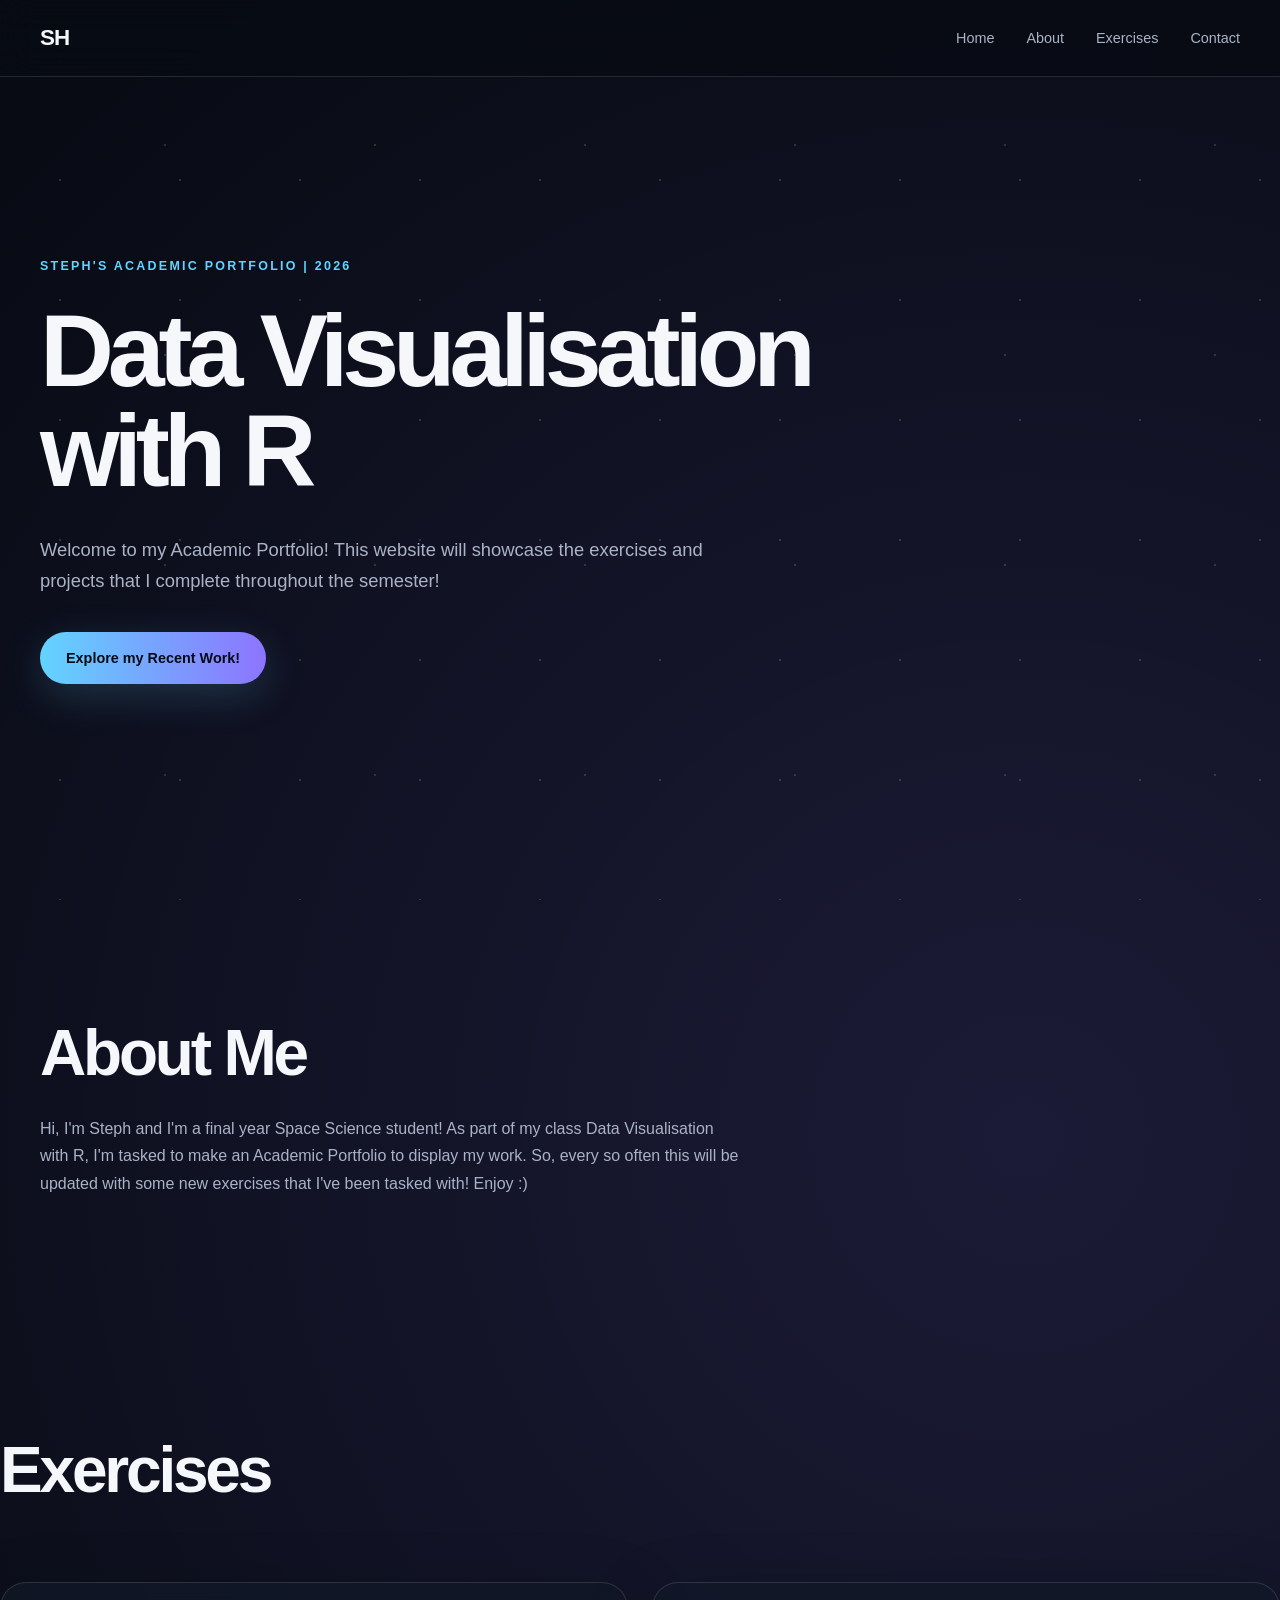
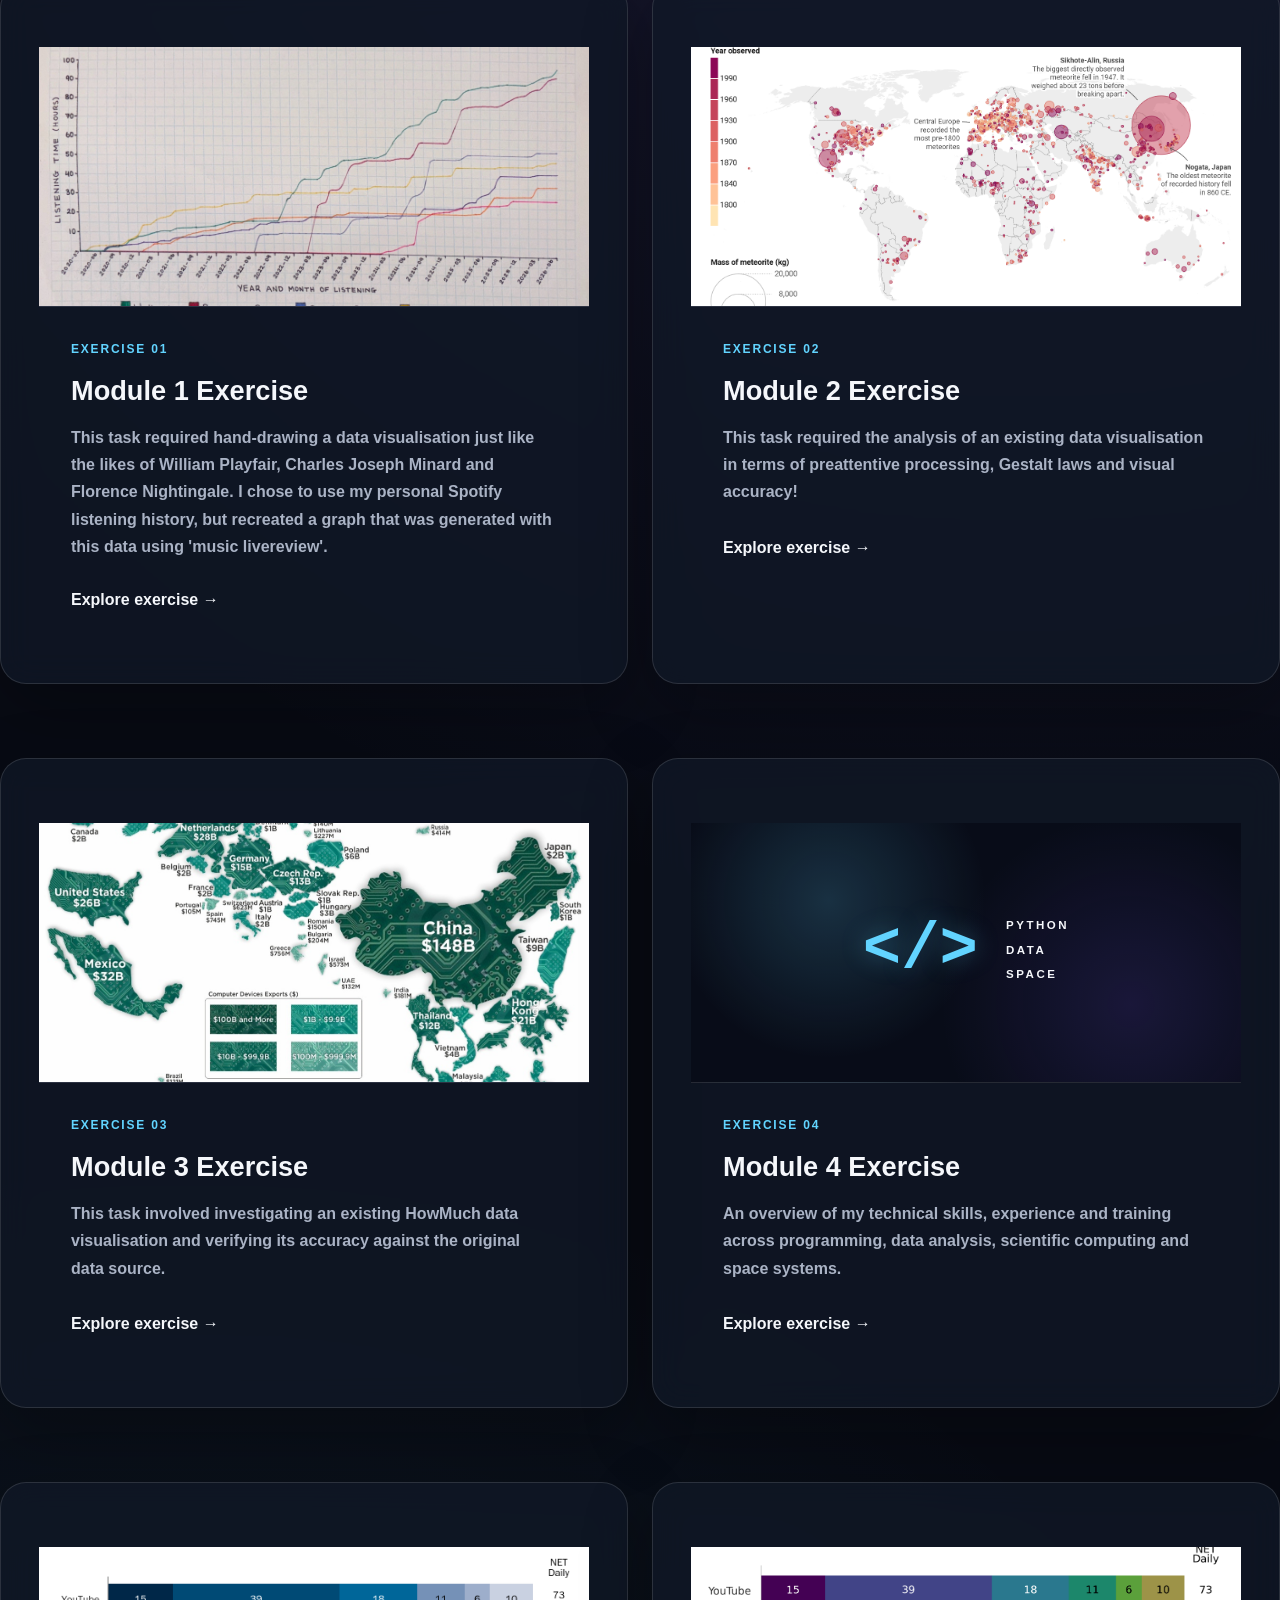
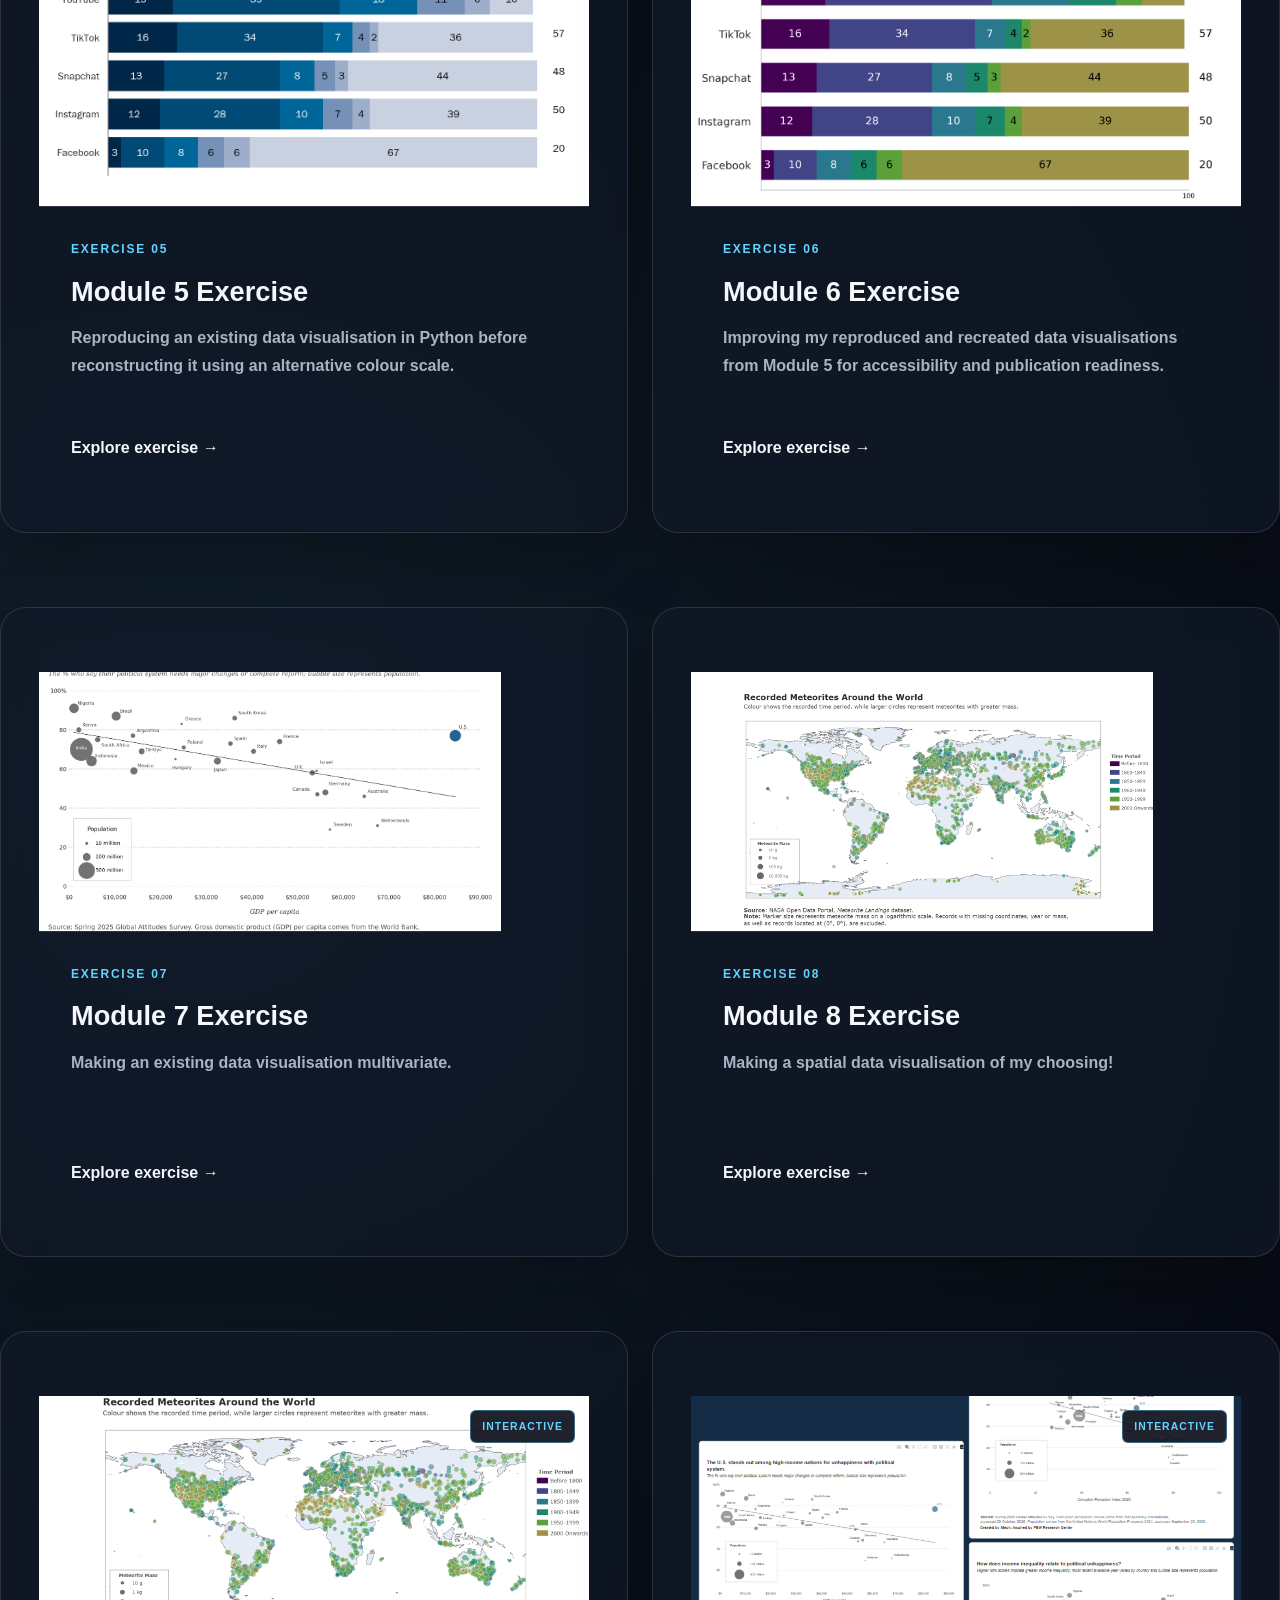
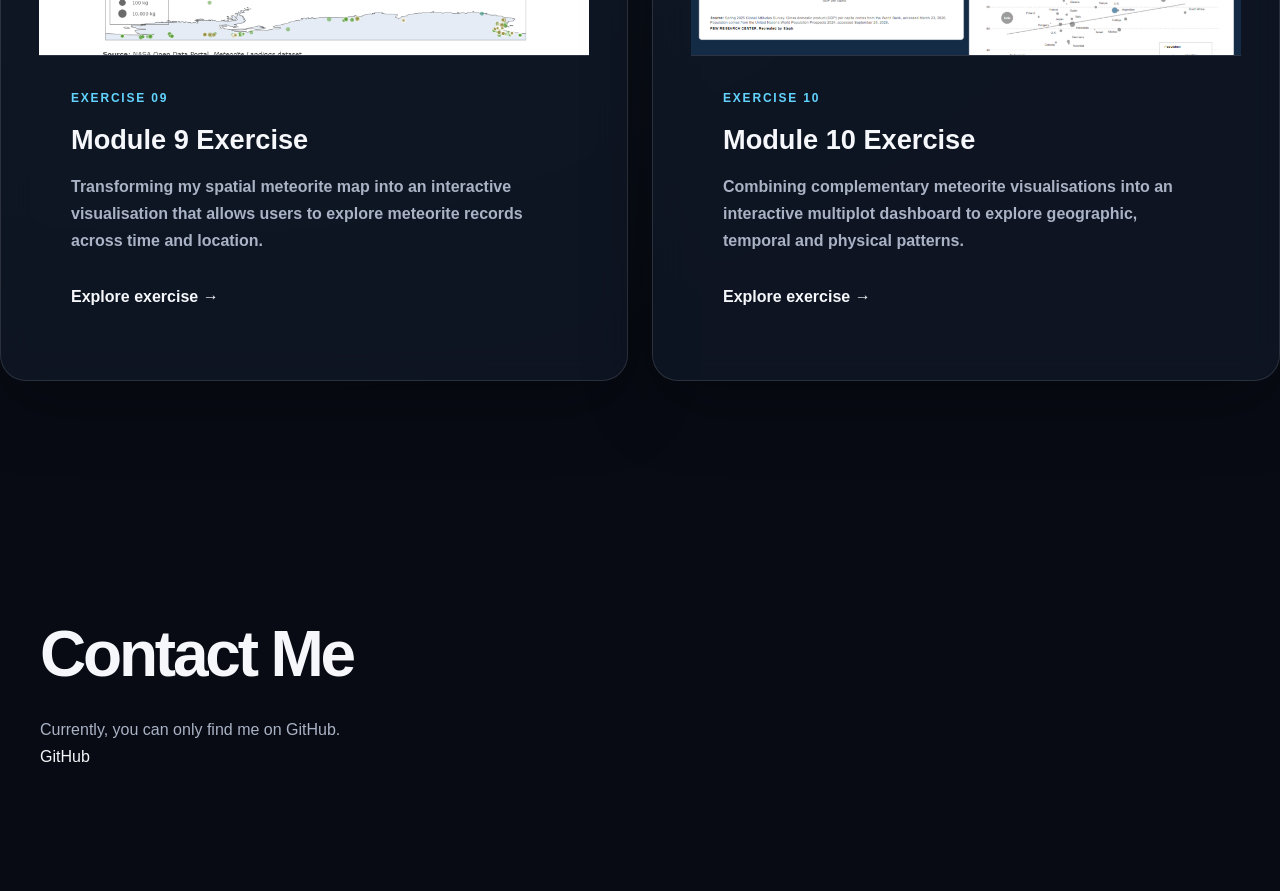
<file: index.html>
<!DOCTYPE html>
<html lang="en">
    <head>
        <meta charset="UTF-8">

        <meta 
            name="viewport"
            content="width=device-width, initial-scale=1.0"
        >

        <meta
            name="description"
            content="Stephanie Hensley's academic portfolio"
        >

        <title>Stephanie Hensley | Academic Portfolio</title>

        <link rel="stylesheet" href="style.css">
    </head>

    <body>
        <header>
            <nav class="container">
                <a class="logo" href="#home">
                    SH <span></span>
                </a>

                <ul>
                    <li>
                        <a href="#home">Home</a>
                    </li>

                    <li>
                        <a href="#about">About</a>
                    </li>

                    <li>
                        <a href="#exercises">Exercises</a>
                    </li>

                    <li>
                        <a href="#contact">Contact</a>
                    </li>
                </ul>
            </nav>
        </header>

        <main>

            <section id="home" class="hero">
                <div class="container">
                    <p class="eyebrow">
                        Steph's Academic Portfolio | 2026
                    </p>

                    <h1>Data Visualisation with R</h1>
                    
                    <p class="hero-description">
                        Welcome to my Academic Portfolio! This website will showcase the exercises and projects that I complete throughout the semester!
                    </p>

                    <a class="primary-button" href="#exercises">
                        Explore my Recent Work!
                    </a>
                </div>
            </section>

            <section id="about">
                <div class="container">
                    <h2>About Me</h2>

                    <p>
                        Hi, I'm Steph and I'm a final year Space Science student! As part of my class
                        Data Visualisation with R, I'm tasked to make an Academic Portfolio to display
                        my work. So, every so often this will be updated with some new exercises that
                        I've been tasked with! Enjoy :)
                    </p>
                </div>
            </section>

            
            <section id="exercises">
                <h2 class="exercise-heading">
                    Exercises
                </h2>
                
                <div class="exercise-grid">

                    <article class="exercise-card">
                        <a
                            class="exercise-card-link"
                            href="exercises/exercise-one.html"
                        >
                            <div class="exercise-preview preview-one">
                                <img src="images/Drawn_Visualisation.jpg">
                            </div>

                            <div class="exercise-content">
                                <p class="exercise-number">
                                    Exercise 01
                                </p>

                                <h3>Module 1 Exercise</h3>

                                <p>
                                    This task required hand-drawing a data visualisation just like the likes of
                                    William Playfair, Charles Joseph Minard and Florence Nightingale. I chose to
                                    use my personal Spotify listening history, but recreated a graph that was
                                    generated with this data using 'music livereview'. 
                                </p>

                                <span class="exercise-link">
                                    Explore exercise →
                                </span>
                            </div>
                        </a>
                    </article>


                    <article class="exercise-card">
                        <a
                            class="exercise-card-link"
                            href="exercises/exercise-two.html"
                        >
                            <div class="exercise-preview preview-two">
                                <img src="images/Meteor_Map_Screenshot.png">
                            </div>

                            <div class="exercise-content">
                                <p class="exercise-number">
                                    Exercise 02
                                </p>

                                <h3>Module 2 Exercise</h3>

                                <p>
                                    This task required the analysis of an existing
                                    data visualisation in terms of preattentive processing,
                                    Gestalt laws and visual accuracy!
                                </p>

                                <span class="exercise-link">
                                    Explore exercise →
                                </span>
                            </div>
                        </a>
                    </article>
                    <article class="exercise-card">
                        <a
                            class="exercise-card-link"
                            href="exercises/exercise-three.html"
                        >
                            <div class="exercise-preview preview-three">
                                <img
                                    src="images/HowMuchDV.png"
                                    alt="Preview of the HowMuch data visualisation"
                                >
                            </div>

                            <div class="exercise-content">
                                <p class="exercise-number">
                                    Exercise 03
                                </p>

                                <h3>
                                    Module 3 Exercise
                                </h3>

                                <p>
                                    This task involved investigating an existing
                                    HowMuch data visualisation and verifying its
                                    accuracy against the original data source.
                                </p>

                                <span class="exercise-link">
                                    Explore exercise →
                                </span>
                            </div>
                        </a>
                    </article>
                    <!-- Exercise 04 -->
                    <article class="exercise-card">
                        <a
                            class="exercise-card-link"
                            href="exercises/exercise-four.html"
                        >
                            <div class="exercise-preview preview-four">
                                <div class="skills-preview">
                                    <span class="skills-preview-code">&lt;/&gt;</span>

                                    <div class="skills-preview-text">
                                        <span>PYTHON</span>
                                        <span>DATA</span>
                                        <span>SPACE</span>
                                    </div>
                                </div>
                            </div>

                            <div class="exercise-content">
                                <p class="exercise-number">
                                    Exercise 04
                                </p>

                                <h3>
                                    Module 4 Exercise
                                </h3>

                                <p>
                                    An overview of my technical skills, experience and
                                    training across programming, data analysis, scientific
                                    computing and space systems.
                                </p>

                                <span class="exercise-link">
                                    Explore exercise →
                                </span>
                            </div>
                        </a>
                    </article>
                    <article class="exercise-card">

                        <a
                            class="exercise-card-link"
                            href="exercises/exercise-five.html"
                        >

                            <div class="exercise-preview preview-five">

                                <img
                                    src="images/PEW_original.png"
                                    alt="Preview of my Module 5 visualisation reproduction"
                                >

                            </div>


                            <div class="exercise-content">

                                <p class="exercise-number">
                                    Exercise 05
                                </p>

                                <h3>
                                    Module 5 Exercise
                                </h3>

                                <p>
                                    Reproducing an existing data visualisation in Python
                                    before reconstructing it using an alternative colour
                                    scale.
                                </p>

                                <span class="exercise-link">
                                    Explore exercise →
                                </span>

                            </div>

                        </a>

                    </article>

                    <!-- Exercise 06 -->

                    <article class="exercise-card">

                        <a
                            class="exercise-card-link"
                            href="exercises/exercise-six.html"
                        >

                            <div class="exercise-preview preview-six">

                                <img
                                    src="images/PEW_recreation_improved.png"
                                    alt="Preview of my improved accessible data visualisation"
                                >

                            </div>


                            <div class="exercise-content">

                                <p class="exercise-number">
                                    Exercise 06
                                </p>

                                <h3>
                                    Module 6 Exercise
                                </h3>

                                <p>
                                    Improving my reproduced and recreated data visualisations
                                    from Module 5 for accessibility and 
                                    publication readiness.
                                </p>

                                <span class="exercise-link">
                                    Explore exercise →
                                </span>

                            </div>

                        </a>

                    </article>

                    <!-- Exercise 07 -->

                    <article class="exercise-card">

                        <a
                            class="exercise-card-link"
                            href="exercises/exercise-seven.html"
                        >

                            <div class="exercise-preview preview-seven">

                                <img
                                    src="images/master_multivariate.png"
                                    alt="Preview of my multivariate data visualisation"
                                >

                            </div>


                            <div class="exercise-content">

                                <p class="exercise-number">
                                    Exercise 07
                                </p>

                                <h3>
                                    Module 7 Exercise
                                </h3>

                                <p>
                                    Making an existing data visualisation multivariate.
                                </p>

                                <span class="exercise-link">
                                    Explore exercise →
                                </span>

                            </div>

                        </a>

                    </article>
                                        <!-- Exercise 08 -->

                    <article class="exercise-card">

                        <a
                            class="exercise-card-link"
                            href="exercises/exercise-eight.html"
                        >

                            <div class="exercise-preview preview-eight">

                                <img
                                    src="images/Final.png"
                                    alt="Preview of my global meteorite spatial visualisation"
                                >

                            </div>


                            <div class="exercise-content">

                                <p class="exercise-number">
                                    Exercise 08
                                </p>

                                <h3>
                                    Module 8 Exercise
                                </h3>

                                <p>
                                    Making a spatial data visualisation of my
                                    choosing!
                                </p>

                                <span class="exercise-link">
                                    Explore exercise →
                                </span>

                            </div>

                        </a>

                    </article>
                    
                    <!-- Exercise 09 -->

                    <article class="exercise-card">

                        <a
                            class="exercise-card-link"
                            href="exercises/exercise-nine.html"
                        >

                            <div class="exercise-preview preview-nine">

                                <img
                                    src="images/Final.png"
                                    alt="Preview of my interactive meteorite map"
                                >

                                <span class="interactive-preview-label">
                                    INTERACTIVE
                                </span>

                            </div>


                            <div class="exercise-content">

                                <p class="exercise-number">
                                    Exercise 09
                                </p>

                                <h3>
                                    Module 9 Exercise
                                </h3>

                                <p>
                                    Transforming my spatial meteorite map into an
                                    interactive visualisation that allows users to
                                    explore meteorite records across time and location.
                                </p>

                                <span class="exercise-link">
                                    Explore exercise →
                                </span>

                            </div>

                        </a>

                    </article>

                    
                    <!-- Exercise 10 -->

                    <article class="exercise-card">

                        <a
                            class="exercise-card-link"
                            href="exercises/exercise-ten.html"
                        >

                            <div class="exercise-preview preview-ten">

                                <img
                                    src="images/Dashboard_ss.png"
                                    alt="Preview of my interactive multiplot meteorite dashboard"
                                >

                                <span class="interactive-preview-label">
                                    INTERACTIVE
                                </span>

                            </div>


                            <div class="exercise-content">

                                <p class="exercise-number">
                                    Exercise 10
                                </p>

                                <h3>
                                    Module 10 Exercise
                                </h3>

                                <p>
                                    Combining complementary meteorite visualisations
                                    into an interactive multiplot dashboard to explore
                                    geographic, temporal and physical patterns.
                                </p>

                                <span class="exercise-link">
                                    Explore exercise →
                                </span>

                            </div>

                        </a>

                    </article>



                </div>
            </section>

            <section id="contact">
                <div class="container">
                    <h2>Contact Me</h2>

                    <p>
                        Currently, you can only find me on GitHub.
                    </p>

                    <a href="#">
                        GitHub
                    </a>
                </div>
            </section>
        </main>
    </body>
</html>
</file>
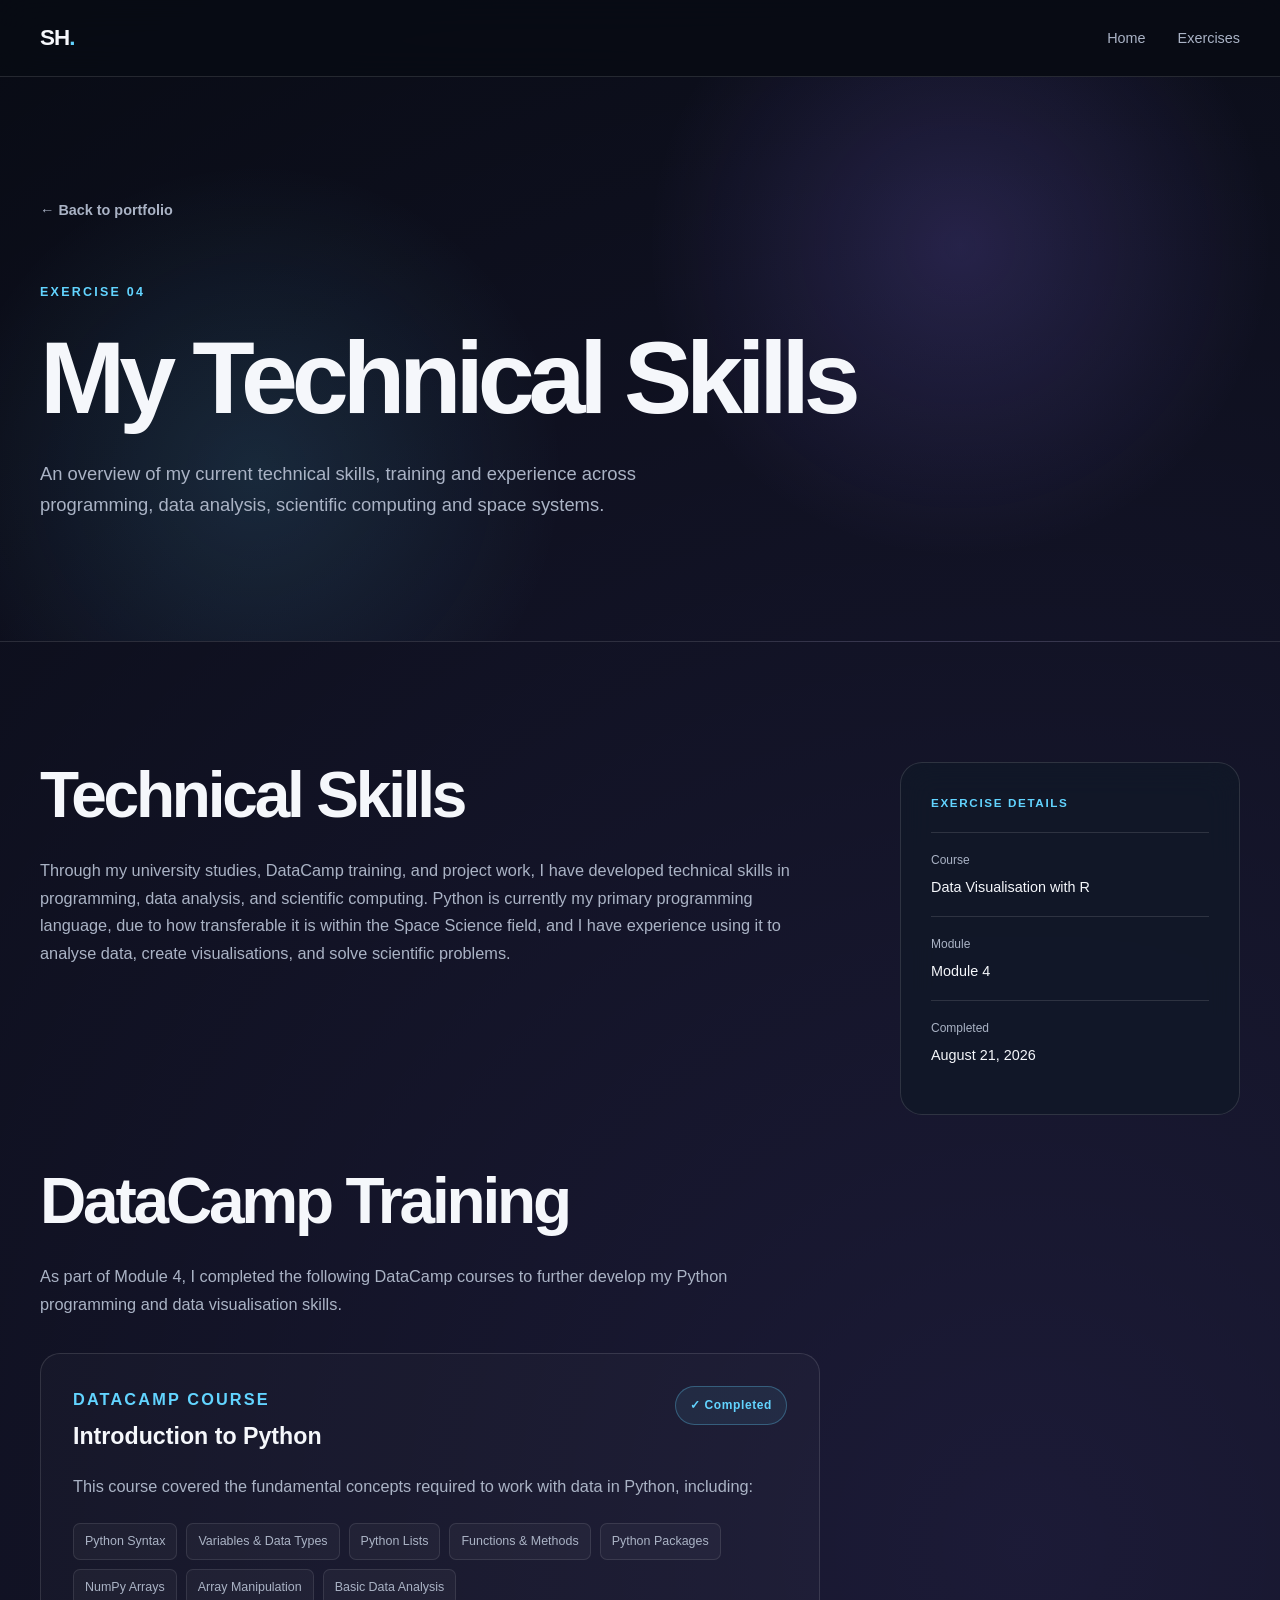
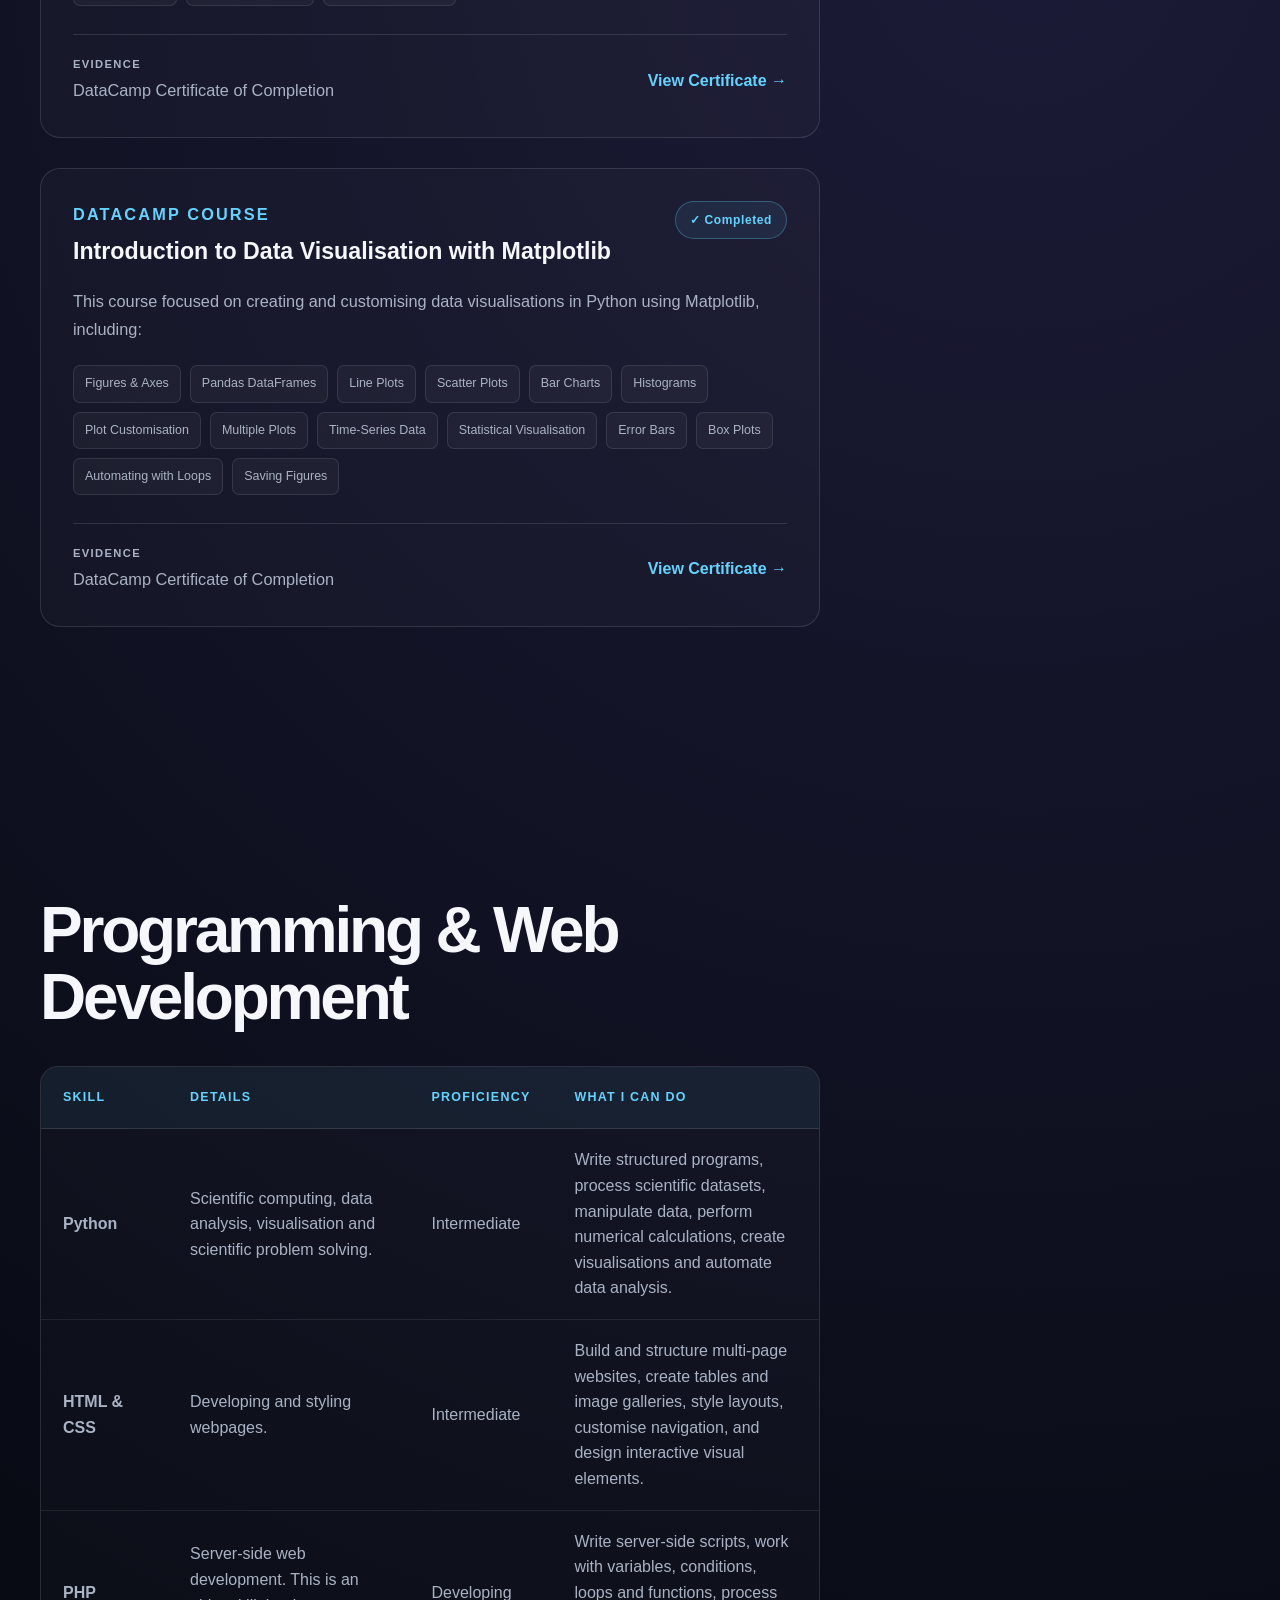
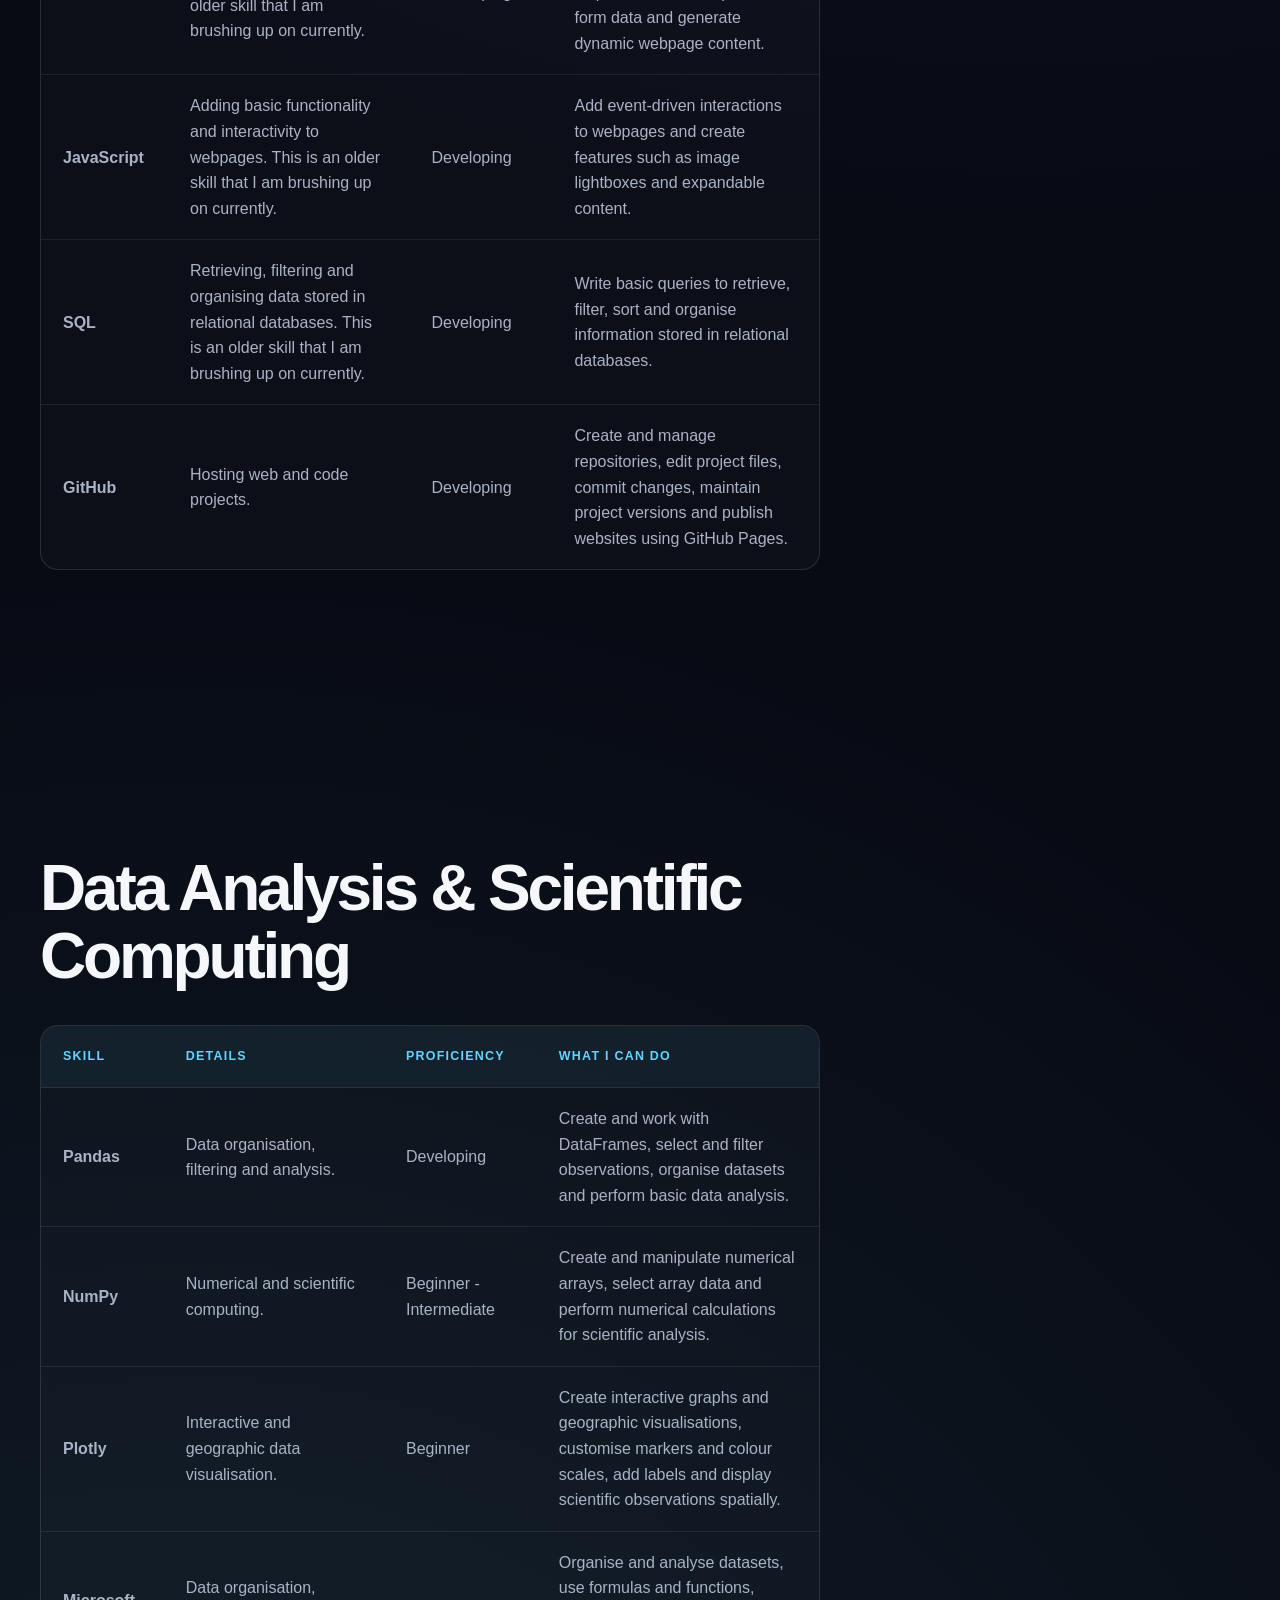
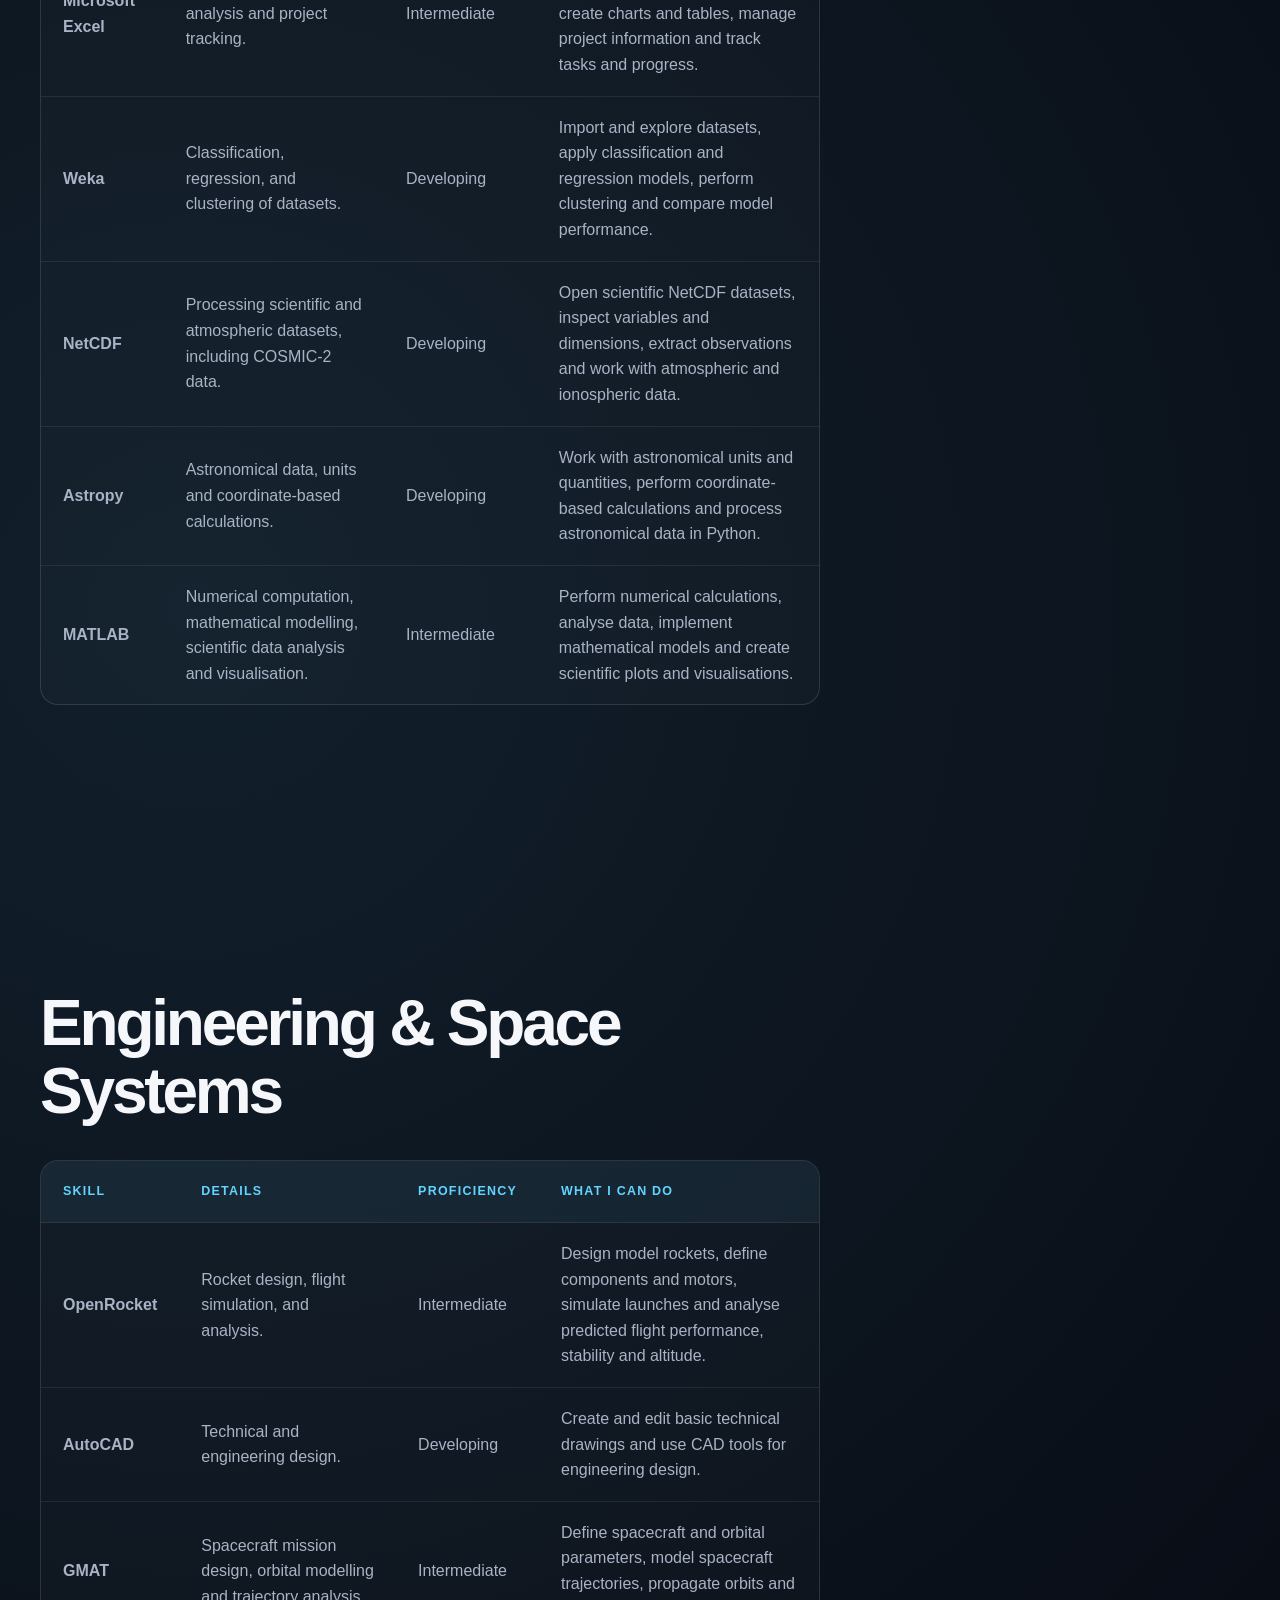
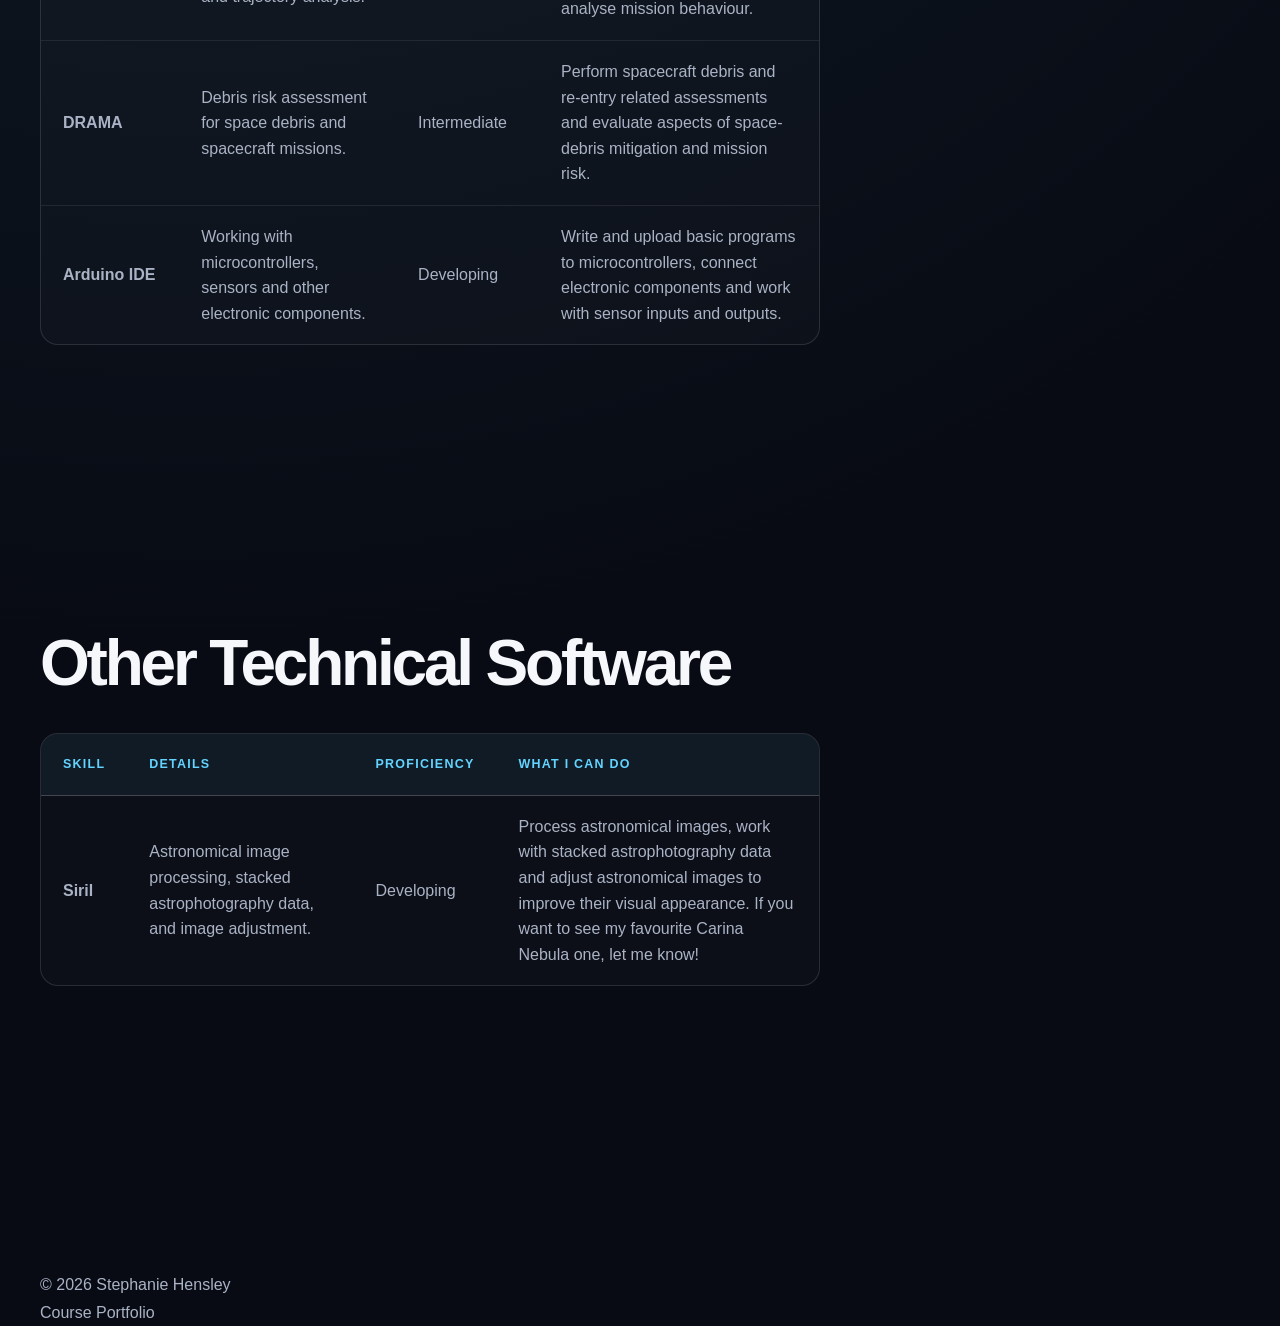
<file: exercises/exercise-four.html>
<!DOCTYPE html>
<html lang="en">

<head>
    <meta charset="UTF-8">

    <meta
        name="viewport"
        content="width=device-width, initial-scale=1.0"
    >

    <meta
        name="description"
        content="Technical skills portfolio exercise by Stephanie Hensley."
    >

    <title>
        Technical Skills | Stephanie Hensley
    </title>

    <link rel="stylesheet" href="../style.css">
</head>


<body>

    <header>
        <nav class="container">

            <a class="logo" href="../index.html">
                SH<span>.</span>
            </a>

            <ul>
                <li>
                    <a href="../index.html">
                        Home
                    </a>
                </li>

                <li>
                    <a href="../index.html#exercises">
                        Exercises
                    </a>
                </li>
            </ul>

        </nav>
    </header>


    <main class="exercise-page">

        <!-- =========================
             HERO
             ========================= -->

        <section class="exercise-hero">

            <div class="container">

                <a
                    class="back-link"
                    href="../index.html#exercises"
                >
                    ← Back to portfolio
                </a>

                <p class="eyebrow">
                    Exercise 04
                </p>

                <h1>
                    My Technical Skills
                </h1>

                <p class="exercise-introduction">
                    An overview of my current technical skills,
                    training and experience across programming,
                    data analysis, scientific computing and space systems.
                </p>

            </div>

        </section>


        <!-- =========================
             MAIN EXERCISE SECTION
             ========================= -->

        <section class="exercise-section">

            <div class="container">

                <!-- THIS GRID CONTROLS THE TWO-COLUMN LAYOUT -->
                <div class="exercise-page-grid">


                    <!-- =========================
                         LEFT COLUMN
                         ========================= -->

                    <div class="exercise-main-content">

                        <h2>
                            Technical Skills
                        </h2>

                        <p>
                            Through my university studies, DataCamp training,
                            and project work, I have developed technical skills
                            in programming, data analysis, and scientific computing.
                            Python is currently my primary programming language,
                            due to how transferable it is within the Space Science
                            field, and I have experience using it to analyse data,
                            create visualisations, and solve scientific problems.
                        </p>


                        <!-- =========================
                             DATACAMP TRAINING
                             ========================= -->

                        <section class="skills-category datacamp-section">

                            <h2>
                                DataCamp Training
                            </h2>

                            <p class="datacamp-intro">
                                As part of Module 4, I completed
                                the following DataCamp courses to further develop
                                my Python programming and data visualisation skills.
                            </p>


                            <!-- INTRODUCTION TO PYTHON -->

                            <div class="datacamp-course">

                                <div class="datacamp-course-header">

                                    <div>

                                        <p class="datacamp-label">
                                            DataCamp Course
                                        </p>

                                        <h3>
                                            Introduction to Python
                                        </h3>

                                    </div>

                                    <span class="datacamp-status">
                                        ✓ Completed
                                    </span>

                                </div>


                                <p class="datacamp-description">
                                    This course covered the fundamental concepts
                                    required to work with data in Python, including:
                                </p>


                                <div class="datacamp-skills">

                                    <span>Python Syntax</span>
                                    <span>Variables & Data Types</span>
                                    <span>Python Lists</span>
                                    <span>Functions & Methods</span>
                                    <span>Python Packages</span>
                                    <span>NumPy Arrays</span>
                                    <span>Array Manipulation</span>
                                    <span>Basic Data Analysis</span>

                                </div>


                                <div class="datacamp-evidence">

                                    <div>

                                        <p class="evidence-label">
                                            Evidence
                                        </p>

                                        <p>
                                            DataCamp Certificate of Completion
                                        </p>

                                    </div>

                                    <a
                                        href="../Certificate_Intro_Python.pdf"
                                    >
                                        View Certificate →
                                    </a>

                                </div>

                            </div>


                            <!-- MATPLOTLIB -->

                            <div class="datacamp-course">

                                <div class="datacamp-course-header">

                                    <div>

                                        <p class="datacamp-label">
                                            DataCamp Course
                                        </p>

                                        <h3>
                                            Introduction to Data Visualisation
                                            with Matplotlib
                                        </h3>

                                    </div>

                                    <span class="datacamp-status">
                                        ✓ Completed
                                    </span>

                                </div>


                                <p class="datacamp-description">
                                    This course focused on creating and customising
                                    data visualisations in Python using Matplotlib,
                                    including:
                                </p>


                                <div class="datacamp-skills">

                                    <span>Figures & Axes</span>
                                    <span>Pandas DataFrames</span>
                                    <span>Line Plots</span>
                                    <span>Scatter Plots</span>
                                    <span>Bar Charts</span>
                                    <span>Histograms</span>
                                    <span>Plot Customisation</span>
                                    <span>Multiple Plots</span>
                                    <span>Time-Series Data</span>
                                    <span>Statistical Visualisation</span>
                                    <span>Error Bars</span>
                                    <span>Box Plots</span>
                                    <span>Automating with Loops</span>
                                    <span>Saving Figures</span>

                                </div>


                                <div class="datacamp-evidence">

                                    <div>

                                        <p class="evidence-label">
                                            Evidence
                                        </p>

                                        <p>
                                            DataCamp Certificate of Completion
                                        </p>

                                    </div>

                                    <a
                                        href="../Certificate_Matplotlib.pdf"
                                    >
                                        View Certificate →
                                    </a>

                                </div>

                            </div>

                        </section>


                        <!-- =========================
                             PROGRAMMING & WEB
                             ========================= -->

                        <section class="skills-category">

                            <h2>
                                Programming & Web Development
                            </h2>

                            <div class="table-wrapper">

                                <table class="exercise-table skills-table">

                                    <thead>
                                        <tr>
                                            <th>Skill</th>
                                            <th>Details</th>
                                            <th>Proficiency</th>
                                            <th>What I Can Do</th>
                                        </tr>
                                    </thead>

                                    <tbody>

                                        <tr>
                                            <td>
                                                <strong>Python</strong>
                                            </td>

                                            <td>
                                                Scientific computing, data analysis,
                                                visualisation and scientific
                                                problem solving.
                                            </td>

                                            <td>
                                                Intermediate
                                            </td>

                                            <td>
                                                Write structured programs, process
                                                scientific datasets, manipulate data,
                                                perform numerical calculations, create
                                                visualisations and automate data
                                                analysis.
                                            </td>
                                        </tr>


                                        <tr>
                                            <td>
                                                <strong>HTML & CSS</strong>
                                            </td>

                                            <td>
                                                Developing and styling webpages.
                                            </td>

                                            <td>
                                                Intermediate
                                            </td>

                                            <td>
                                                Build and structure multi-page websites,
                                                create tables and image galleries,
                                                style layouts, customise navigation,
                                                and design interactive visual elements.
                                            </td>
                                        </tr>


                                        <tr>
                                            <td>
                                                <strong>PHP</strong>
                                            </td>

                                            <td>
                                                Server-side web development. This is an older
                                                skill that I am brushing up on currently.
                                            </td>

                                            <td>
                                                Developing
                                            </td>

                                            <td>
                                                Write server-side scripts, work with
                                                variables, conditions, loops and
                                                functions, process form data and
                                                generate dynamic webpage content.
                                            </td>
                                        </tr>


                                        <tr>
                                            <td>
                                                <strong>JavaScript</strong>
                                            </td>

                                            <td>
                                                Adding basic functionality and
                                                interactivity to webpages. This is an older
                                                skill that I am brushing up on currently.
                                            </td>

                                            <td>
                                                Developing
                                            </td>

                                            <td>
                                                Add event-driven interactions to
                                                webpages and create
                                                features such as image lightboxes and
                                                expandable content.
                                            </td>
                                        </tr>


                                        <tr>
                                            <td>
                                                <strong>SQL</strong>
                                            </td>

                                            <td>
                                                Retrieving, filtering and organising
                                                data stored in relational databases. 
                                                This is an older
                                                skill that I am brushing up on currently.
                                            </td>

                                            <td>
                                                Developing
                                            </td>

                                            <td>
                                                Write basic queries to retrieve,
                                                filter, sort and organise information
                                                stored in relational databases.
                                            </td>
                                        </tr>


                                        <tr>
                                            <td>
                                                <strong>GitHub</strong>
                                            </td>

                                            <td>
                                                Hosting web and code projects.
                                            </td>

                                            <td>
                                                Developing
                                            </td>

                                            <td>
                                                Create and manage repositories,
                                                edit project files, commit changes,
                                                maintain project versions and publish
                                                websites using GitHub Pages.
                                            </td>
                                        </tr>

                                    </tbody>

                                </table>

                            </div>

                        </section>


                        <!-- =========================
                             DATA ANALYSIS
                             ========================= -->

                        <section class="skills-category">

                            <h2>
                                Data Analysis & Scientific Computing
                            </h2>

                            <div class="table-wrapper">

                                <table class="exercise-table skills-table">

                                    <thead>
                                        <tr>
                                            <th>Skill</th>
                                            <th>Details</th>
                                            <th>Proficiency</th>
                                            <th>What I Can Do</th>
                                        </tr>
                                    </thead>

                                    <tbody>

                                        <tr>
                                            <td>
                                                <strong>Pandas</strong>
                                            </td>

                                            <td>
                                                Data organisation, filtering
                                                and analysis.
                                            </td>

                                            <td>
                                                Developing
                                            </td>

                                            <td>
                                                Create and work with DataFrames,
                                                select and filter observations,
                                                organise datasets and perform
                                                basic data analysis.
                                            </td>
                                        </tr>


                                        <tr>
                                            <td>
                                                <strong>NumPy</strong>
                                            </td>

                                            <td>
                                                Numerical and scientific computing.
                                            </td>

                                            <td>
                                                Beginner - Intermediate
                                            </td>

                                            <td>
                                                Create and manipulate numerical arrays,
                                                select array data and perform numerical
                                                calculations for scientific analysis.
                                            </td>
                                        </tr>


                                        <tr>
                                            <td>
                                                <strong>Plotly</strong>
                                            </td>

                                            <td>
                                                Interactive and geographic
                                                data visualisation.
                                            </td>

                                            <td>
                                                Beginner
                                            </td>

                                            <td>
                                                Create interactive graphs and
                                                geographic visualisations, customise
                                                markers and colour scales, add labels
                                                and display scientific observations
                                                spatially.
                                            </td>
                                        </tr>


                                        <tr>
                                            <td>
                                                <strong>Microsoft Excel</strong>
                                            </td>

                                            <td>
                                                Data organisation, analysis
                                                and project tracking.
                                            </td>

                                            <td>
                                                Intermediate
                                            </td>

                                            <td>
                                                Organise and analyse datasets, use
                                                formulas and functions, create charts
                                                and tables, manage project information
                                                and track tasks and progress.
                                            </td>
                                        </tr>


                                        <tr>
                                            <td>
                                                <strong>Weka</strong>
                                            </td>

                                            <td>
                                                Classification, regression,
                                                and clustering of datasets.
                                            </td>

                                            <td>
                                                Developing
                                            </td>

                                            <td>
                                                Import and explore datasets, apply
                                                classification and regression models,
                                                perform clustering and compare model
                                                performance.
                                            </td>
                                        </tr>


                                        <tr>
                                            <td>
                                                <strong>NetCDF</strong>
                                            </td>

                                            <td>
                                                Processing scientific and atmospheric
                                                datasets, including COSMIC-2 data.
                                            </td>

                                            <td>
                                                Developing
                                            </td>

                                            <td>
                                                Open scientific NetCDF datasets,
                                                inspect variables and dimensions,
                                                extract observations and work with
                                                atmospheric and ionospheric data.
                                            </td>
                                        </tr>


                                        <tr>
                                            <td>
                                                <strong>Astropy</strong>
                                            </td>

                                            <td>
                                                Astronomical data, units and
                                                coordinate-based calculations.
                                            </td>

                                            <td>
                                                Developing
                                            </td>

                                            <td>
                                                Work with astronomical units and
                                                quantities, perform coordinate-based
                                                calculations and process astronomical
                                                data in Python.
                                            </td>
                                        </tr>


                                        <tr>
                                            <td>
                                                <strong>MATLAB</strong>
                                            </td>

                                            <td>
                                                Numerical computation,
                                                mathematical modelling,
                                                scientific data analysis
                                                and visualisation.
                                            </td>

                                            <td>
                                                Intermediate
                                            </td>

                                            <td>
                                                Perform numerical calculations,
                                                analyse data, implement
                                                mathematical models and create
                                                scientific plots and visualisations.
                                            </td>
                                        </tr>

                                    </tbody>

                                </table>

                            </div>

                        </section>


                        <!-- =========================
                             ENGINEERING & SPACE
                             ========================= -->

                        <section class="skills-category">

                            <h2>
                                Engineering & Space Systems
                            </h2>

                            <div class="table-wrapper">

                                <table class="exercise-table skills-table">

                                    <thead>
                                        <tr>
                                            <th>Skill</th>
                                            <th>Details</th>
                                            <th>Proficiency</th>
                                            <th>What I Can Do</th>
                                        </tr>
                                    </thead>

                                    <tbody>

                                        <tr>
                                            <td>
                                                <strong>OpenRocket</strong>
                                            </td>

                                            <td>
                                                Rocket design, flight simulation,
                                                and analysis.
                                            </td>

                                            <td>
                                                Intermediate
                                            </td>

                                            <td>
                                                Design model rockets, define components
                                                and motors, simulate launches and
                                                analyse predicted flight performance,
                                                stability and altitude.
                                            </td>
                                        </tr>


                                        <tr>
                                            <td>
                                                <strong>AutoCAD</strong>
                                            </td>

                                            <td>
                                                Technical and engineering design.
                                            </td>

                                            <td>
                                                Developing
                                            </td>

                                            <td>
                                                Create and edit basic technical
                                                drawings and use CAD tools for
                                                engineering design.
                                            </td>
                                        </tr>


                                        <tr>
                                            <td>
                                                <strong>GMAT</strong>
                                            </td>

                                            <td>
                                                Spacecraft mission design,
                                                orbital modelling and
                                                trajectory analysis.
                                            </td>

                                            <td>
                                                Intermediate
                                            </td>

                                            <td>
                                                Define spacecraft and orbital
                                                parameters, model spacecraft
                                                trajectories, propagate orbits and
                                                analyse mission behaviour.
                                            </td>
                                        </tr>


                                        <tr>
                                            <td>
                                                <strong>DRAMA</strong>
                                            </td>

                                            <td>
                                                Debris risk assessment for
                                                space debris and spacecraft missions.
                                            </td>

                                            <td>
                                                Intermediate
                                            </td>

                                            <td>
                                                Perform spacecraft debris and
                                                re-entry related assessments and
                                                evaluate aspects of space-debris
                                                mitigation and mission risk.
                                            </td>
                                        </tr>


                                        <tr>
                                            <td>
                                                <strong>Arduino IDE</strong>
                                            </td>

                                            <td>
                                                Working with microcontrollers,
                                                sensors and other electronic
                                                components.
                                            </td>

                                            <td>
                                                Developing
                                            </td>

                                            <td>
                                                Write and upload basic programs to
                                                microcontrollers, connect electronic
                                                components and work with sensor
                                                inputs and outputs.
                                            </td>
                                        </tr>

                                    </tbody>

                                </table>

                            </div>

                        </section>


                        <!-- =========================
                             OTHER SOFTWARE
                             ========================= -->

                        <section class="skills-category">

                            <h2>
                                Other Technical Software
                            </h2>

                            <div class="table-wrapper">

                                <table class="exercise-table skills-table">

                                    <thead>
                                        <tr>
                                            <th>Skill</th>
                                            <th>Details</th>
                                            <th>Proficiency</th>
                                            <th>What I Can Do</th>
                                        </tr>
                                    </thead>

                                    <tbody>

                                        <tr>
                                            <td>
                                                <strong>Siril</strong>
                                            </td>

                                            <td>
                                                Astronomical image processing,
                                                stacked astrophotography data,
                                                and image adjustment.
                                            </td>

                                            <td>
                                                Developing
                                            </td>

                                            <td>
                                                Process astronomical images, work
                                                with stacked astrophotography data
                                                and adjust astronomical images to
                                                improve their visual appearance. If you
                                                want to see my favourite Carina Nebula one,
                                                let me know!
                                            </td>
                                        </tr>

                                    </tbody>

                                </table>

                            </div>

                        </section>


                    </div>
                    <!-- END OF LEFT COLUMN -->


                    <!-- =========================
                         RIGHT SIDEBAR
                         THIS MUST STAY INSIDE
                         exercise-page-grid
                         ========================= -->

                    <aside class="exercise-details">

                        <p class="details-label">
                            Exercise details
                        </p>

                        <dl>

                            <div>
                                <dt>Course</dt>

                                <dd>
                                    Data Visualisation with R
                                </dd>
                            </div>

                            <div>
                                <dt>Module</dt>

                                <dd>
                                    Module 4
                                </dd>
                            </div>

                            <div>
                                <dt>Completed</dt>

                                <dd>
                                    August 21, 2026
                                </dd>
                            </div>

                        </dl>

                    </aside>
                    <!-- END OF SIDEBAR -->


                </div>
                <!-- END OF exercise-page-grid -->

            </div>
            <!-- END OF container -->

        </section>

    </main>


    <footer>

        <div class="container">

            <p>
                © 2026 Stephanie Hensley
            </p>

            <p>
                Course Portfolio
            </p>

        </div>

    </footer>

</body>

</html>
</file>
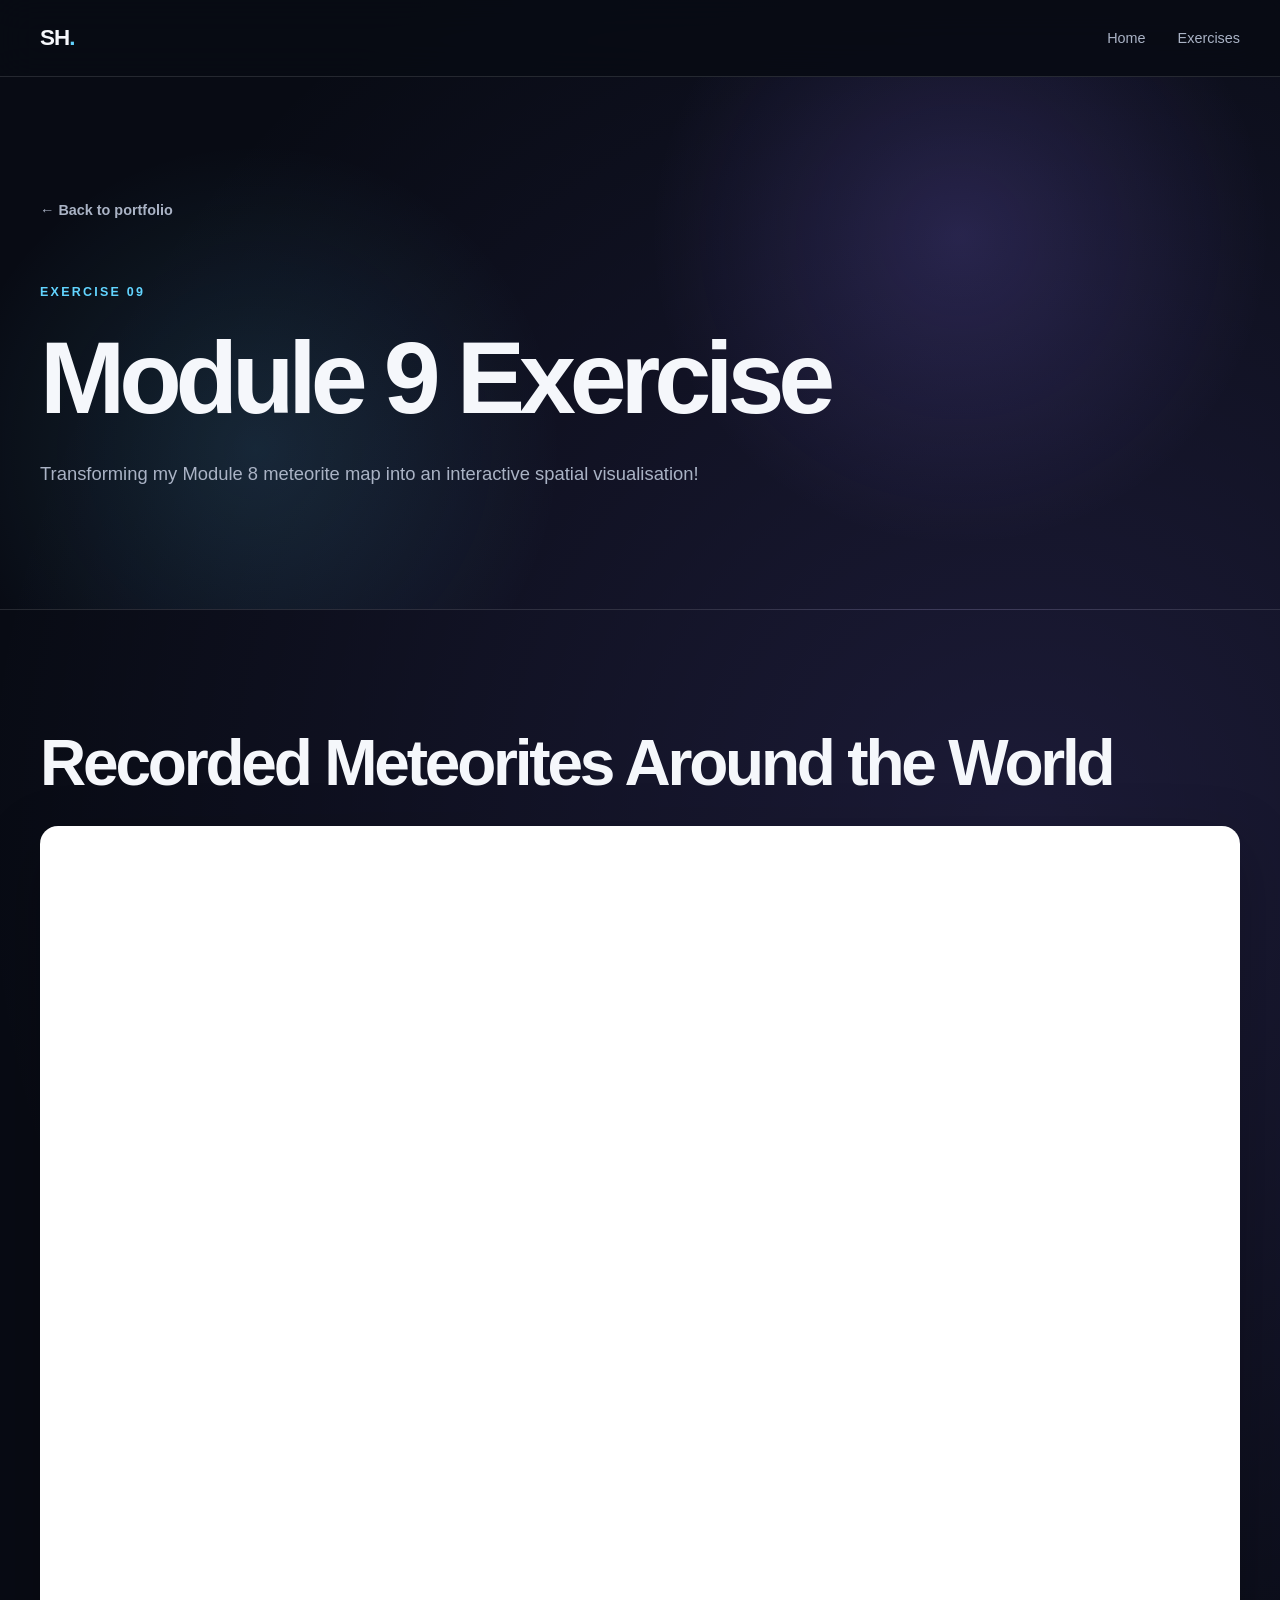
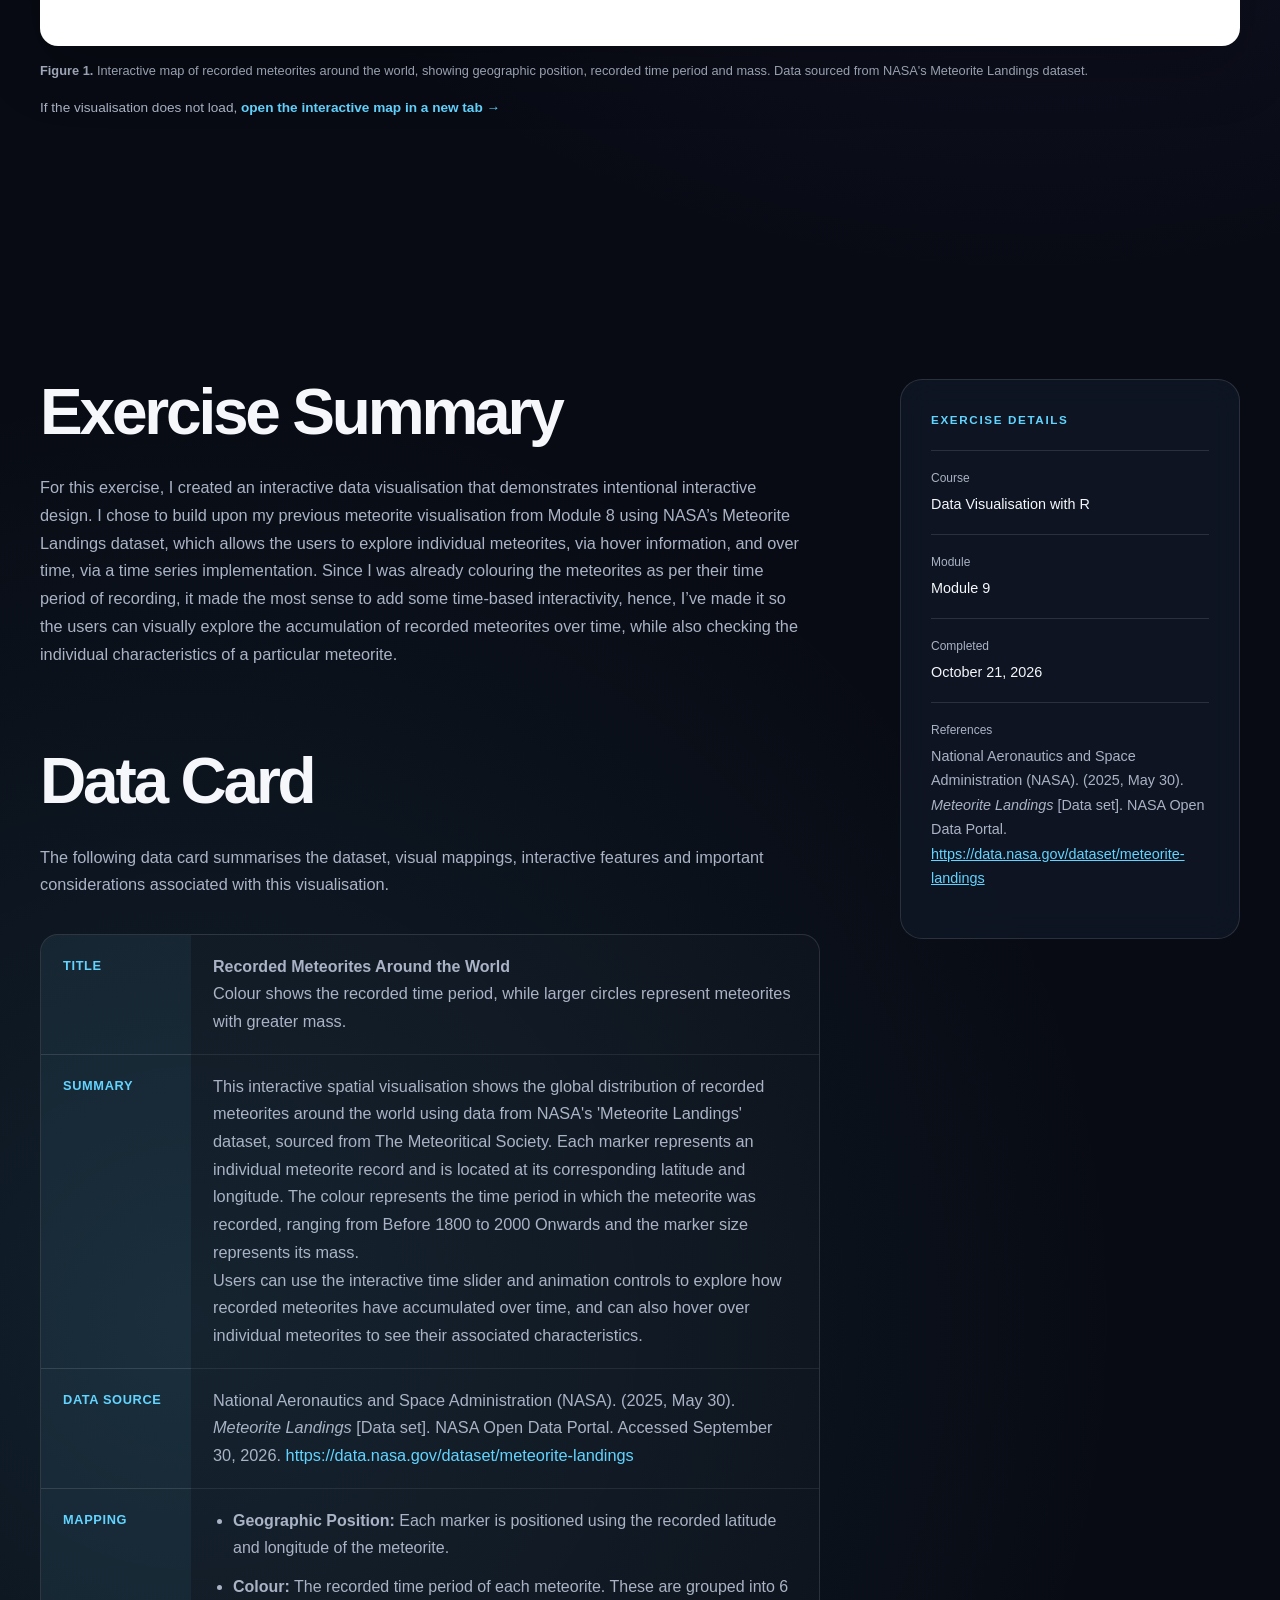
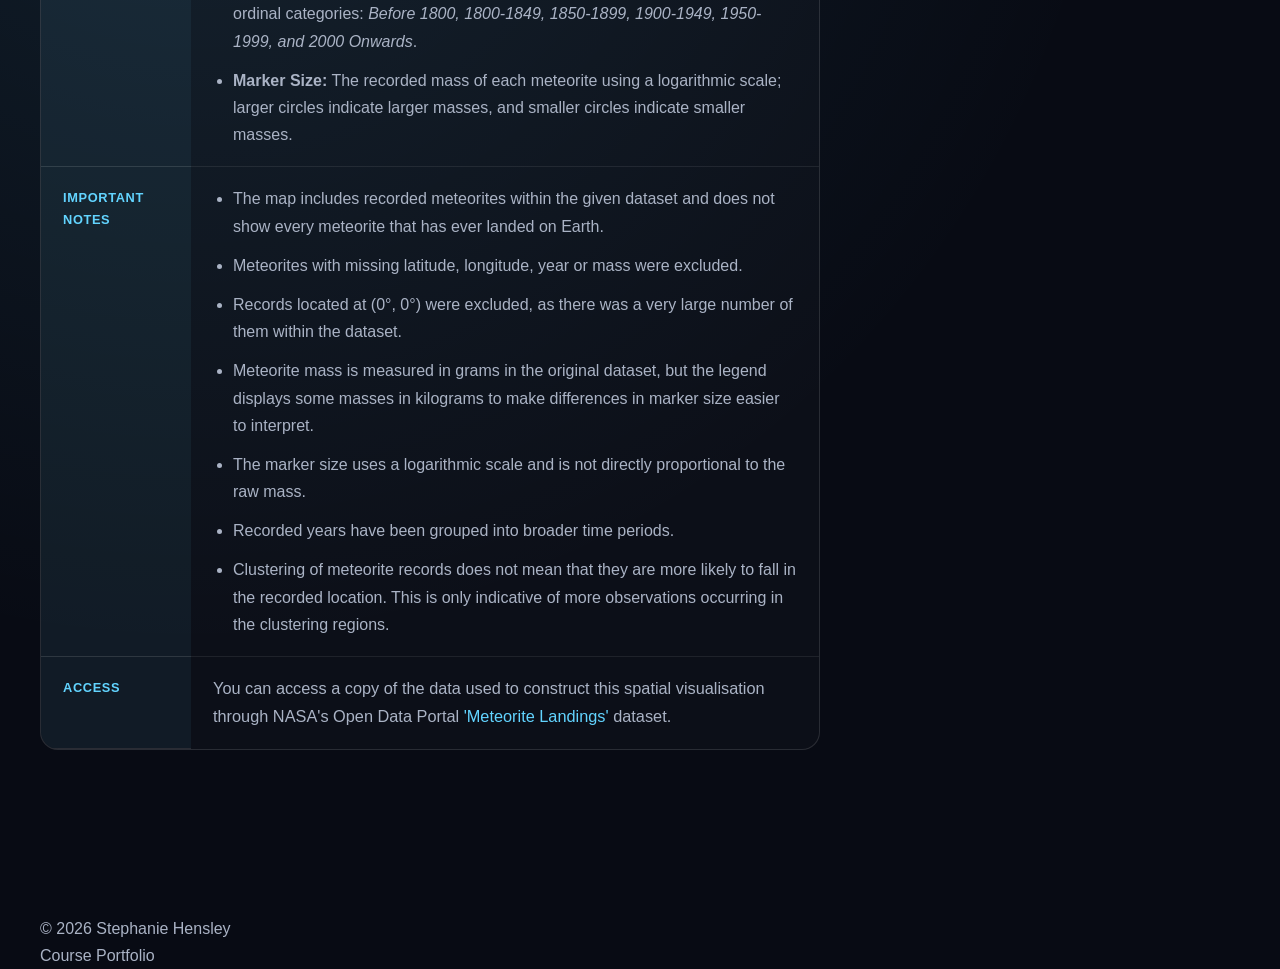
<file: exercises/exercise-nine.html>
<!DOCTYPE html>
<html lang="en">

<head>
    <meta charset="UTF-8">

    <meta
        name="viewport"
        content="width=device-width, initial-scale=1.0"
    >

    <meta
        name="description"
        content="Module 9 interactive data visualisation portfolio exercise."
    >

    <title>Module 9 Exercise | Stephanie Hensley</title>

    <link rel="stylesheet" href="../style.css">
</head>


<body>

    <!-- =========================================
         HEADER
         ========================================= -->

    <header>

        <nav class="container">

            <a class="logo" href="../index.html">
                SH<span>.</span>
            </a>

            <ul>

                <li>
                    <a href="../index.html">Home</a>
                </li>

                <li>
                    <a href="../index.html#exercises">Exercises</a>
                </li>

            </ul>

        </nav>

    </header>


    <main class="exercise-page">


        <!-- =========================================
             HERO
             ========================================= -->

        <section class="exercise-hero">

            <div class="container">

                <a
                    class="back-link"
                    href="../index.html#exercises"
                >
                    ← Back to portfolio
                </a>

                <p class="eyebrow">
                    Exercise 09 
                </p>

                <h1>Module 9 Exercise</h1>

                <p class="exercise-introduction">
                    Transforming my Module 8 meteorite map into an
                    interactive spatial visualisation!
                </p>

            </div>

        </section>


        <!-- =========================================
             FULL-WIDTH INTERACTIVE VISUALISATION
             ========================================= -->

        <section class="module-nine-map-section">

            <div class="container">

                <h2>Recorded Meteorites Around the World</h2>

                <figure class="module-nine-figure">

                    <div class="interactive-map-container">

                        <iframe
                            src="https://01a15993-e00f-6c9e-a49d-73431d543212.share.connect.posit.cloud/"
                            title="Interactive map of recorded meteorites around the world"
                            loading="lazy"
                            allowfullscreen>
                        </iframe>

                    </div>

                    <figcaption>
                        <strong>Figure 1.</strong>
                        Interactive map of recorded meteorites around
                        the world, showing geographic position,
                        recorded time period and mass.
                        Data sourced from NASA's Meteorite Landings dataset.
                    </figcaption>

                </figure>


                <p class="interactive-map-note">
                    If the visualisation does not load,
                    <a
                        href="https://01a15993-e00f-6c9e-a49d-73431d543212.share.connect.posit.cloud/"
                        target="_blank"
                        rel="noopener noreferrer"
                    >
                        open the interactive map in a new tab →
                    </a>
                </p>

            </div>

        </section>


        <!-- =========================================
             WRITTEN CONTENT + SIDEBAR
             ========================================= -->

        <section class="exercise-section">

            <div class="container">

                <div class="exercise-page-grid">


                    <!-- =========================================
                         LEFT COLUMN
                         ========================================= -->

                    <div class="exercise-main-content">


                        <!-- EXERCISE SUMMARY -->

                        <h2>Exercise Summary</h2>

                        <p>
                            For this exercise, I created an interactive data visualisation that demonstrates intentional interactive design. I chose to build upon my previous meteorite visualisation from Module 8 using NASA’s Meteorite Landings dataset, which allows the users to explore individual meteorites, via hover information, and over time, via a time series implementation. Since I was already colouring the meteorites as per their time period of recording, it made the most sense to add some time-based interactivity, hence, I’ve made it so the users can visually explore the accumulation of recorded meteorites over time, while also checking the individual characteristics of a particular meteorite. 
                        </p>


                        <!-- =========================================
                             DATA CARD
                             ========================================= -->

                        <h2>Data Card</h2>

                        <p>
                            The following data card summarises the
                            dataset, visual mappings, interactive
                            features and important considerations
                            associated with this visualisation.
                        </p>


                        <div class="table-wrapper">

                            <table class="exercise-table data-card-table">

                                <tbody>

                                    <!-- TITLE -->
                                    <tr>
                                        <th scope="row">Title</th>

                                        <td>
                                            <strong>Recorded Meteorites Around the World</strong>

                                            <p>
                                                Colour shows the recorded time period, while
                                                larger circles represent meteorites with
                                                greater mass.
                                            </p>
                                        </td>
                                    </tr>

                                    <!-- SUMMARY -->
                                    <tr>
                                        <th scope="row">Summary</th>

                                        <td>
                                            <p>
                                                This interactive spatial visualisation shows
                                                the global distribution of recorded meteorites
                                                around the world using data from NASA's
                                                'Meteorite Landings' dataset, sourced from
                                                The Meteoritical Society. Each marker represents
                                                an individual meteorite record and is located
                                                at its corresponding latitude and longitude.
                                                The colour represents the time period in which
                                                the meteorite was recorded, ranging from
                                                Before 1800 to 2000 Onwards and the marker
                                                size represents its mass.
                                            </p>

                                            <p>
                                                Users can use the interactive time slider and
                                                animation controls to explore how recorded
                                                meteorites have accumulated over time, and
                                                can also hover over individual meteorites to
                                                see their associated characteristics.
                                            </p>
                                        </td>
                                    </tr>

                                    <!-- DATA SOURCE -->
                                    <tr>
                                        <th scope="row">Data Source</th>

                                        <td>
                                            <p>
                                                National Aeronautics and Space Administration
                                                (NASA). (2025, May 30).
                                                <em>Meteorite Landings</em> [Data set].
                                                NASA Open Data Portal.
                                                Accessed September 30, 2026.
                                                <a
                                                    href="https://data.nasa.gov/dataset/meteorite-landings"
                                                    target="_blank"
                                                    rel="noopener noreferrer"
                                                >
                                                    https://data.nasa.gov/dataset/meteorite-landings
                                                </a>
                                            </p>
                                        </td>
                                    </tr>

                                    <!-- MAPPING -->
                                    <tr>
                                        <th scope="row">Mapping</th>

                                        <td>
                                            <ul>
                                                <li>
                                                    <strong>Geographic Position:</strong>
                                                    Each marker is positioned using the recorded
                                                    latitude and longitude of the meteorite.
                                                </li>

                                                <li>
                                                    <strong>Colour:</strong>
                                                    The recorded time period of each meteorite.
                                                    These are grouped into 6 ordinal categories:
                                                    <em>Before 1800, 1800-1849, 1850-1899,
                                                    1900-1949, 1950-1999, and 2000 Onwards</em>.
                                                </li>

                                                <li>
                                                    <strong>Marker Size:</strong>
                                                    The recorded mass of each meteorite using
                                                    a logarithmic scale; larger circles indicate
                                                    larger masses, and smaller circles indicate
                                                    smaller masses.
                                                </li>
                                            </ul>
                                        </td>
                                    </tr>

                                    <!-- IMPORTANT NOTES -->
                                    <tr>
                                        <th scope="row">Important Notes</th>

                                        <td>
                                            <ul>
                                                <li>
                                                    The map includes recorded meteorites within
                                                    the given dataset and does not show every
                                                    meteorite that has ever landed on Earth.
                                                </li>

                                                <li>
                                                    Meteorites with missing latitude, longitude,
                                                    year or mass were excluded.
                                                </li>

                                                <li>
                                                    Records located at (0°, 0°) were excluded,
                                                    as there was a very large number of them
                                                    within the dataset.
                                                </li>

                                                <li>
                                                    Meteorite mass is measured in grams in the
                                                    original dataset, but the legend displays
                                                    some masses in kilograms to make differences
                                                    in marker size easier to interpret.
                                                </li>

                                                <li>
                                                    The marker size uses a logarithmic scale
                                                    and is not directly proportional to the
                                                    raw mass.
                                                </li>

                                                <li>
                                                    Recorded years have been grouped into
                                                    broader time periods.
                                                </li>

                                                <li>
                                                    Clustering of meteorite records does not
                                                    mean that they are more likely to fall in
                                                    the recorded location. This is only
                                                    indicative of more observations occurring
                                                    in the clustering regions.
                                                </li>
                                            </ul>
                                        </td>
                                    </tr>

                                    <!-- ACCESS -->
                                    <tr>
                                        <th scope="row">Access</th>

                                        <td>
                                            <p>
                                                You can access a copy of the data used to
                                                construct this spatial visualisation through
                                                NASA's Open Data Portal
                                                <a
                                                    href="https://data.nasa.gov/dataset/meteorite-landings"
                                                    target="_blank"
                                                    rel="noopener noreferrer"
                                                >
                                                    'Meteorite Landings'
                                                </a>
                                                dataset.
                                            </p>
                                        </td>
                                    </tr>

                                </tbody>

                            </table>

                        </div>
                    
                    </div>


                    <aside class="exercise-details">

                        <p class="details-label">
                            Exercise details
                        </p>

                        <dl>


                            <div>

                                <dt>Course</dt>

                                <dd>
                                    Data Visualisation with R
                                </dd>

                            </div>


                            <div>

                                <dt>Module</dt>

                                <dd>Module 9</dd>

                            </div>


                            <div>

                                <dt>Completed</dt>

                                <dd>October 21, 2026</dd>

                            </div>


                            <div>

                                <dt>References</dt>

                                <dd class="references">

                                    <p>
                                        National Aeronautics and Space
                                        Administration (NASA).
                                        (2025, May 30).
                                        <em>Meteorite Landings</em>
                                        [Data set].
                                        NASA Open Data Portal.

                                        <a
                                            href="https://data.nasa.gov/dataset/meteorite-landings"
                                            target="_blank"
                                            rel="noopener noreferrer"
                                        >
                                            https://data.nasa.gov/dataset/meteorite-landings
                                        </a>
                                    </p>

                                </dd>

                            </div>

                        </dl>

                    </aside>
                    <!-- END SIDEBAR -->


                </div>
                <!-- END EXERCISE PAGE GRID -->

            </div>

        </section>


    </main>


    <!-- =========================================
         FOOTER
         ========================================= -->

    <footer>

        <div class="container">

            <p>© 2026 Stephanie Hensley</p>

            <p>Course Portfolio</p>

        </div>

    </footer>


    <script src="../script.js"></script>

</body>

</html>
</file>
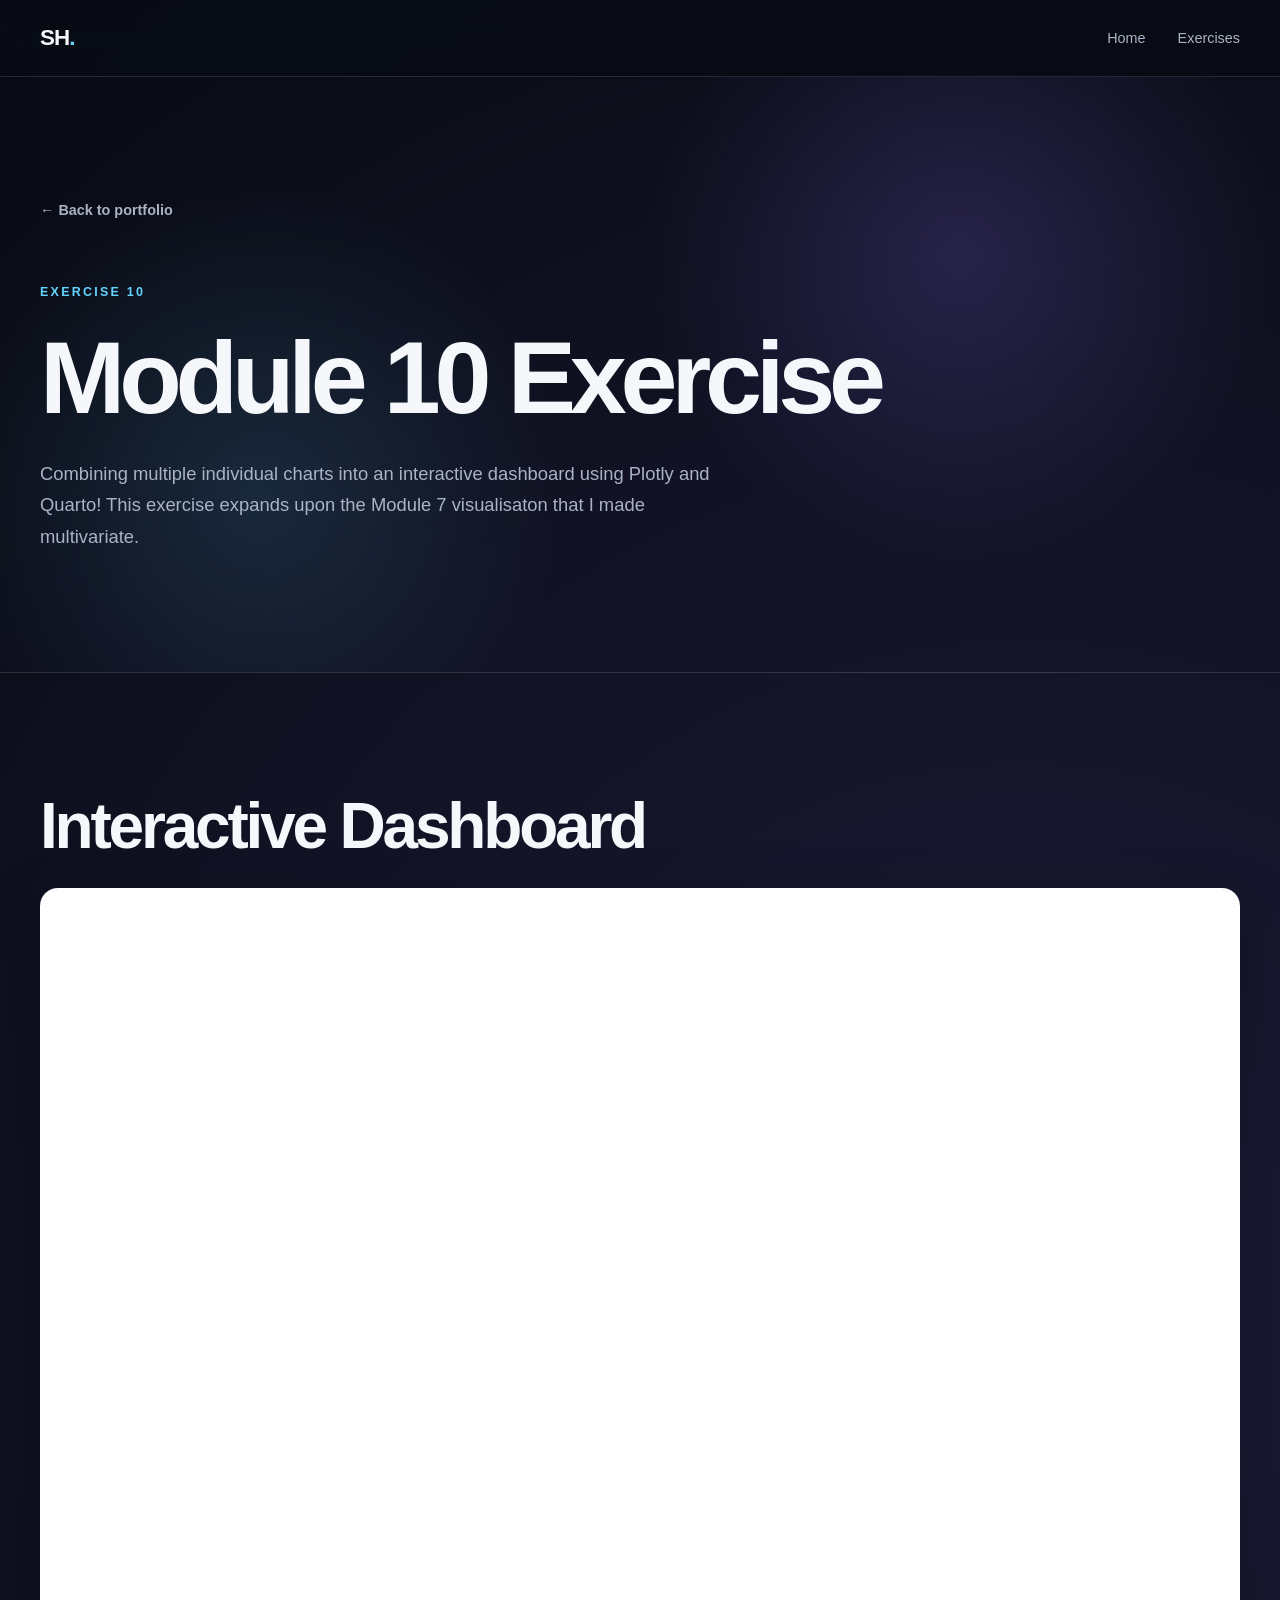
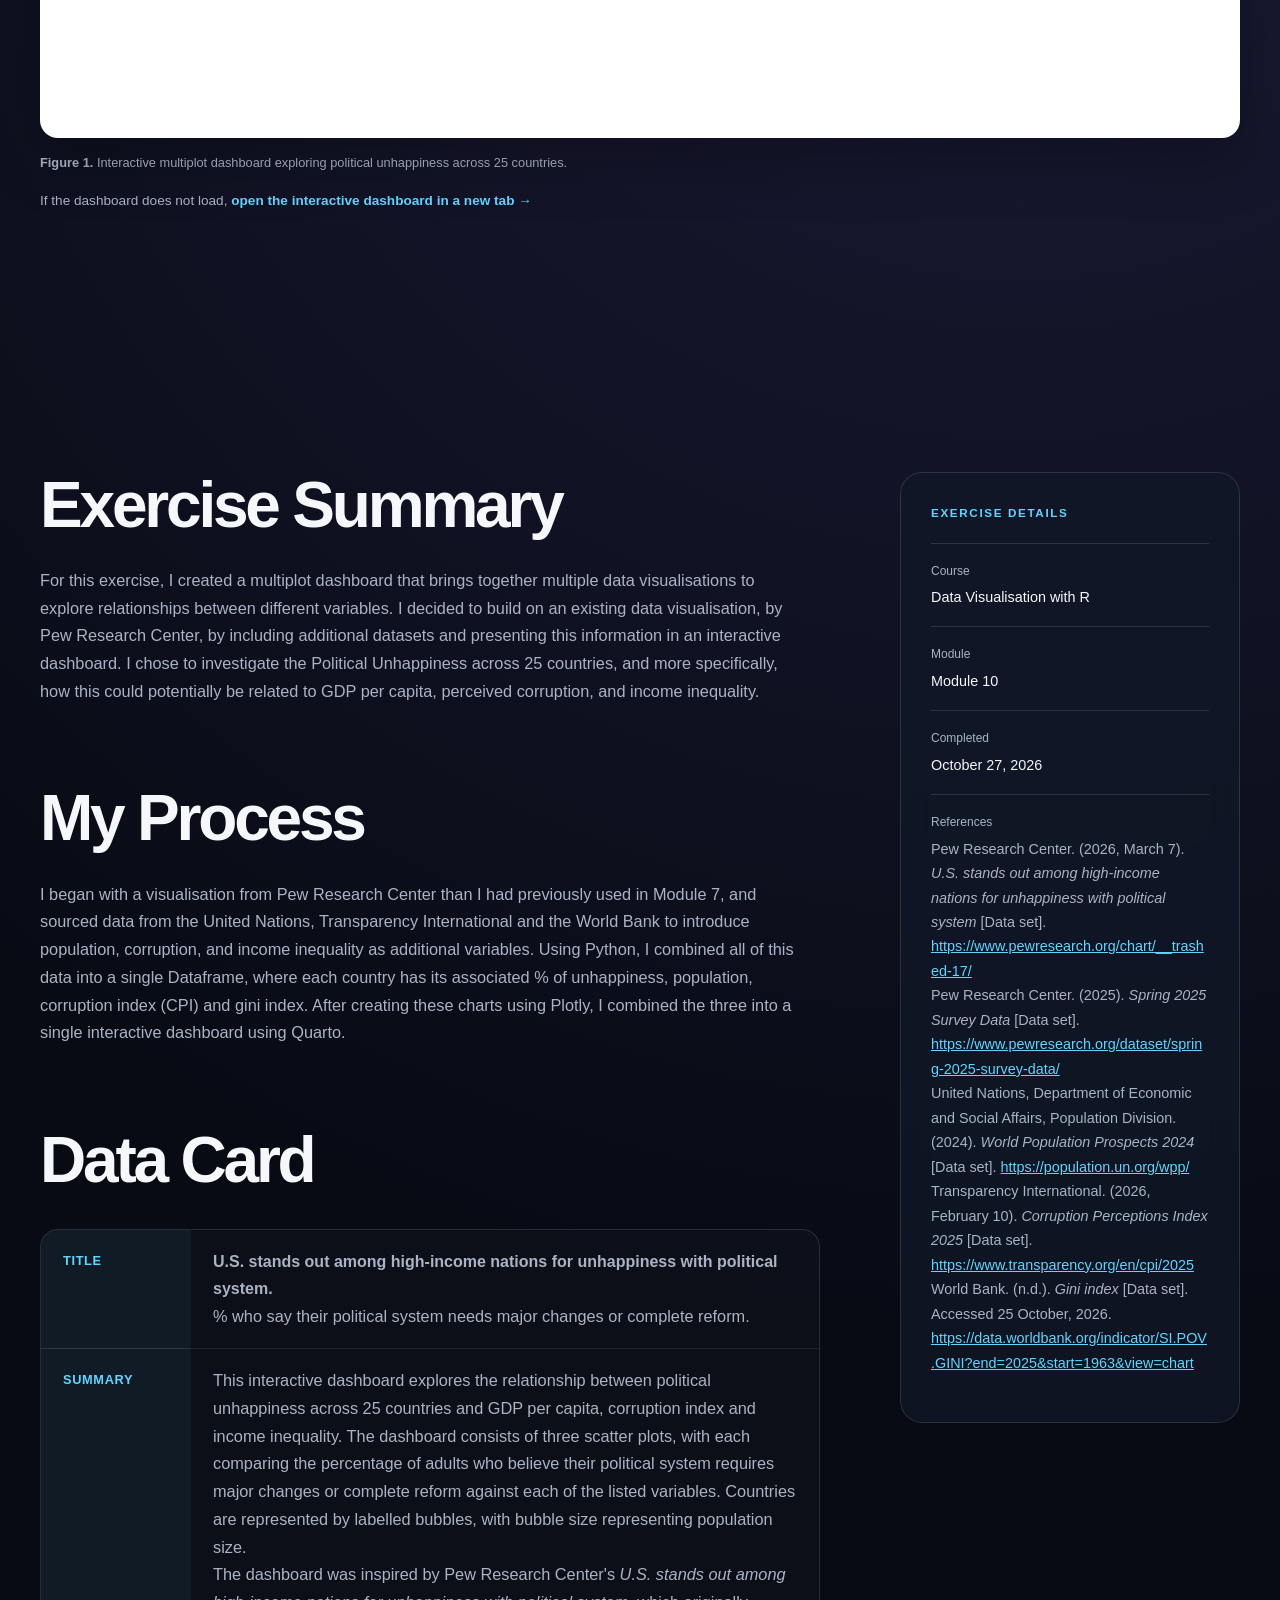
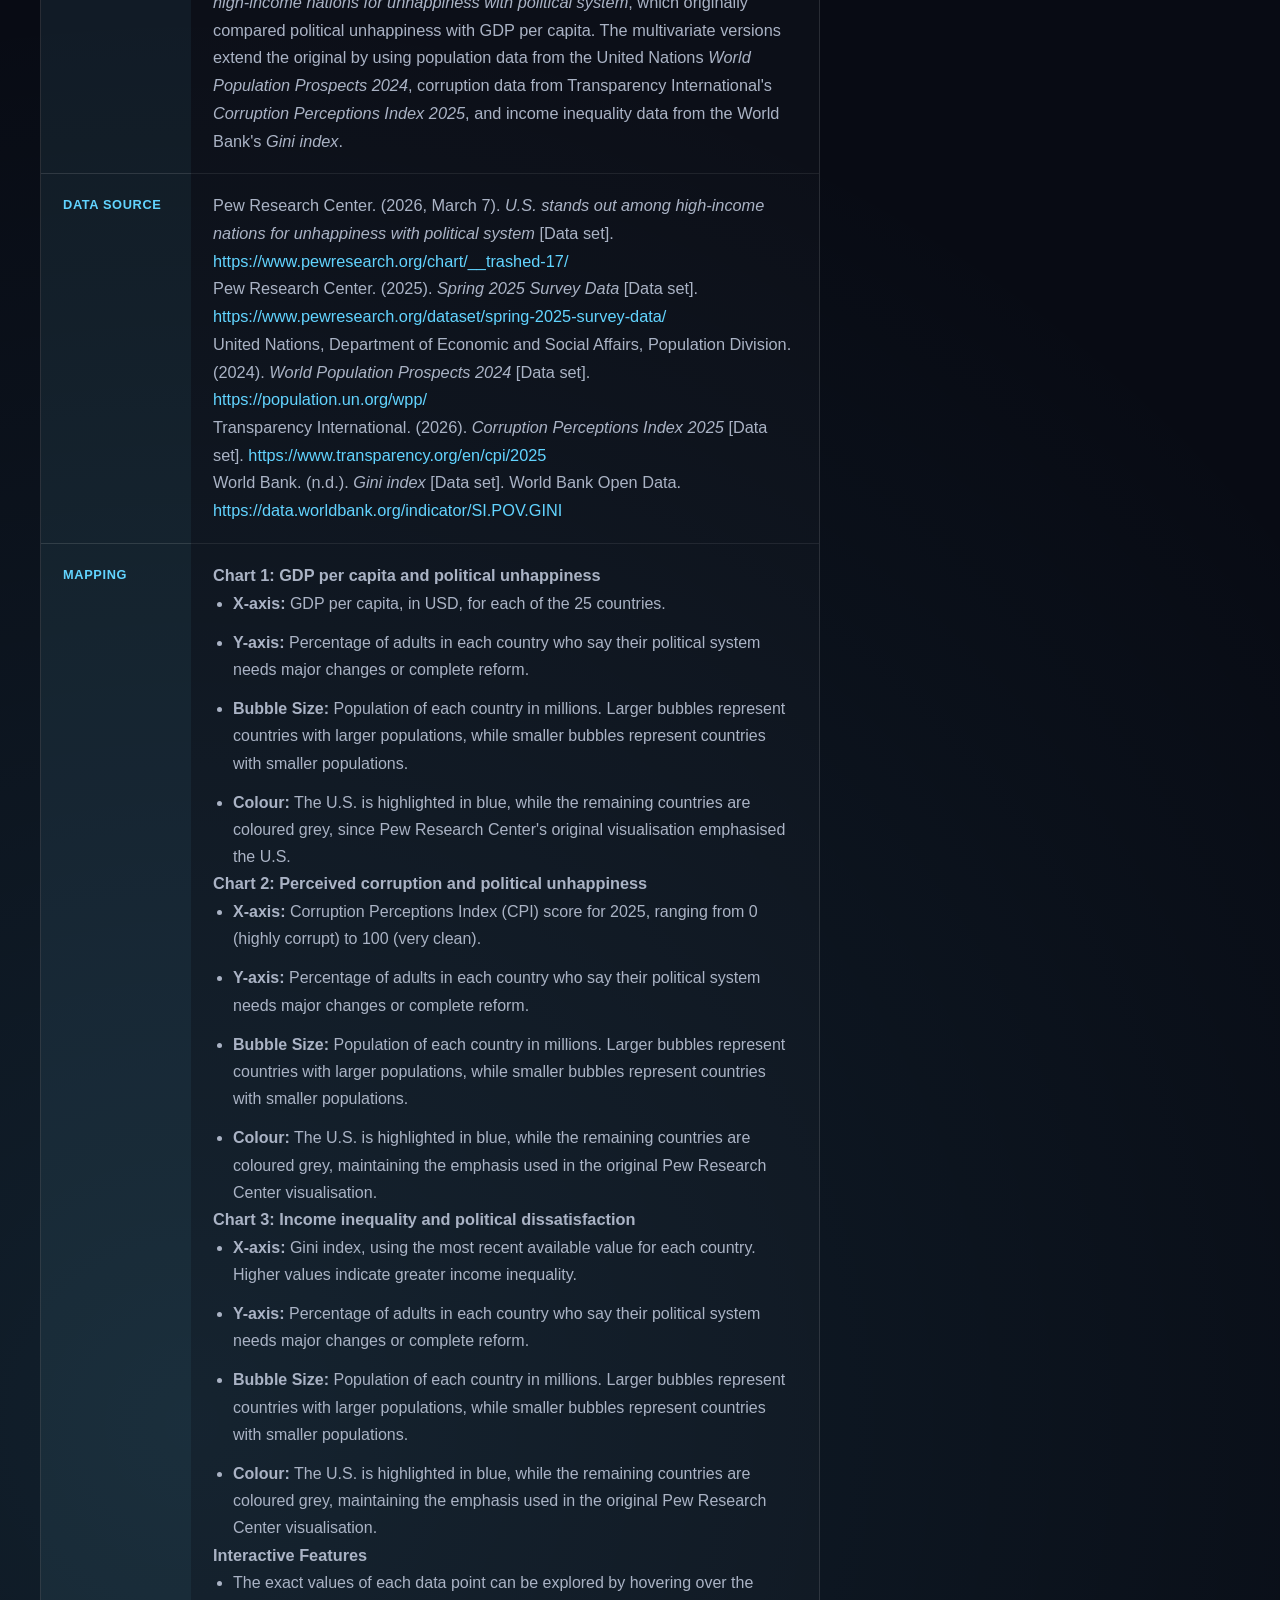
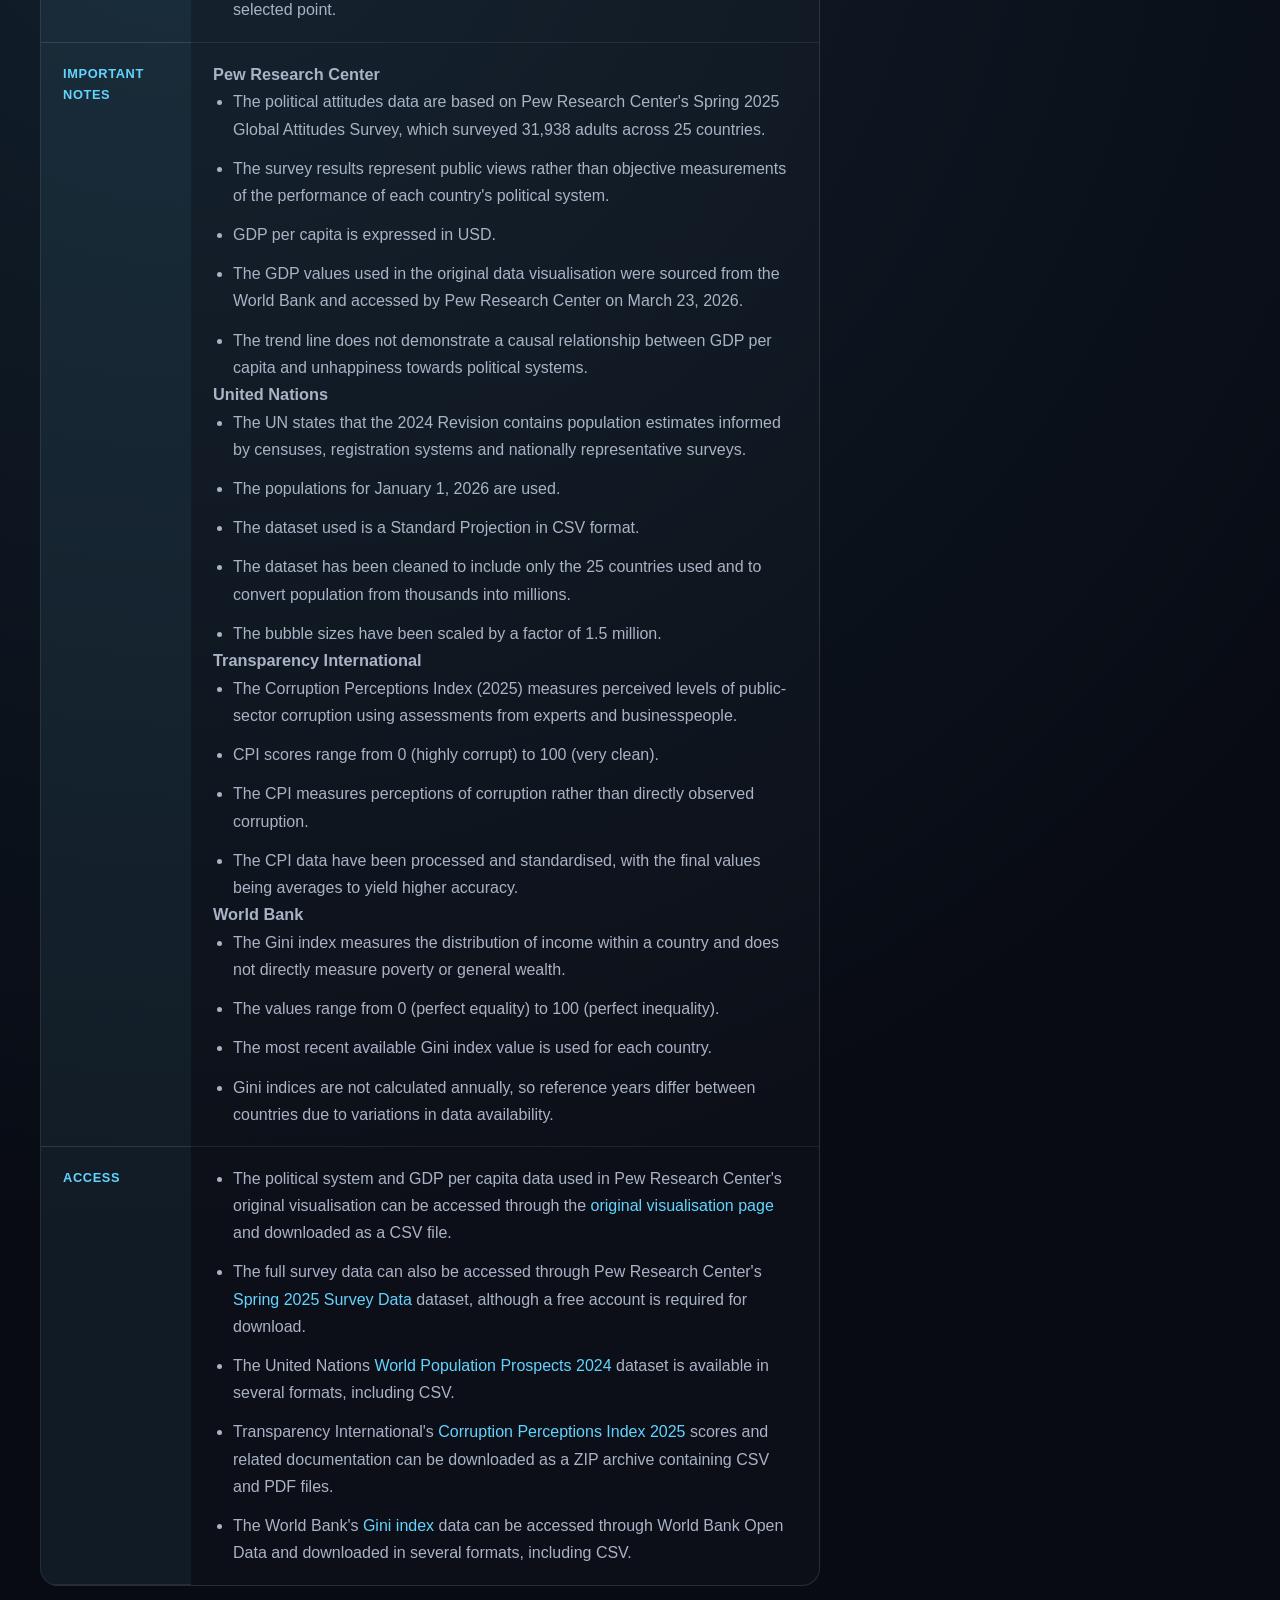
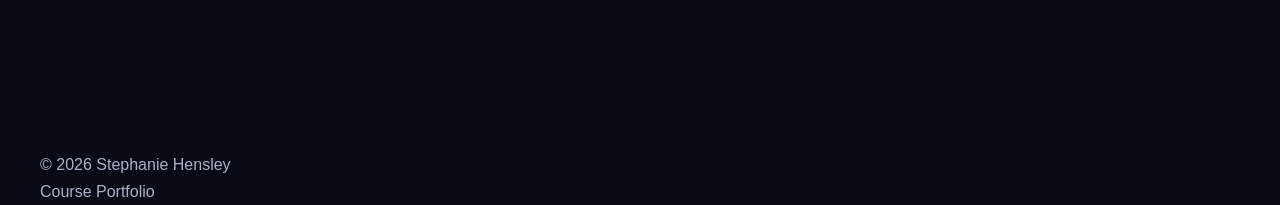
<file: exercises/exercise-ten.html>
<!DOCTYPE html>
<html lang="en">

<head>
    <meta charset="UTF-8">

    <meta
        name="viewport"
        content="width=device-width, initial-scale=1.0"
    >

    <meta
        name="description"
        content="Module 10 multiplot dashboard portfolio exercise."
    >

    <title>Module 10 Exercise | Stephanie Hensley</title>

    <link rel="stylesheet" href="../style.css">
</head>


<body>

    <!-- =========================================
         HEADER
         ========================================= -->

    <header>

        <nav class="container">

            <a class="logo" href="../index.html">
                SH<span>.</span>
            </a>

            <ul>
                <li><a href="../index.html">Home</a></li>
                <li><a href="../index.html#exercises">Exercises</a></li>
            </ul>

        </nav>

    </header>


    <main class="exercise-page">

        <!-- =========================================
             HERO
             ========================================= -->

        <section class="exercise-hero">

            <div class="container">

                <a
                    class="back-link"
                    href="../index.html#exercises"
                >
                    ← Back to portfolio
                </a>

                <p class="eyebrow">
                    Exercise 10
                </p>

                <h1>Module 10 Exercise</h1>

                <p class="exercise-introduction">
                    Combining multiple individual charts into an
                    interactive dashboard using Plotly and Quarto!
                    This exercise expands upon the Module 7
                    visualisaton that I made multivariate.
                </p>

            </div>

        </section>


        <!-- =========================================
             FULL-WIDTH INTERACTIVE DASHBOARD
             ========================================= -->

        <section class="module-ten-dashboard-section">

            <div class="container">

                <h2>Interactive Dashboard</h2>

                <figure class="module-ten-figure">

                    <div class="interactive-dashboard-container">

                        <iframe
                            src="https://01a17830-bf3b-2c80-3ac9-ea92f2eac56c.share.connect.posit.cloud/"
                            title="Interactive multiplot dashboard of recorded meteorites around the world"
                            loading="lazy"
                            allowfullscreen>
                        </iframe>

                    </div>

                    <figcaption>
                        <strong>Figure 1.</strong>
                        Interactive multiplot dashboard exploring
                        political unhappiness across 25 countries.
                    </figcaption>

                </figure>


                <p class="interactive-dashboard-note">
                    If the dashboard does not load,
                    <a
                        href="https://01a17830-bf3b-2c80-3ac9-ea92f2eac56c.share.connect.posit.cloud/"
                        target="_blank"
                        rel="noopener noreferrer"
                    >
                        open the interactive dashboard in a new tab →
                    </a>
                </p>

            </div>

        </section>


        <!-- =========================================
             WRITTEN CONTENT + SIDEBAR
             ========================================= -->

        <section class="exercise-section">

            <div class="container">

                <div class="exercise-page-grid">

                    <!-- LEFT COLUMN -->

                    <div class="exercise-main-content">

                        <!-- EXERCISE SUMMARY -->

                        <h2>Exercise Summary</h2>

                        <p>
                            For this exercise, I created a multiplot dashboard that brings together multiple data visualisations to explore relationships between different variables. I decided to build on an existing data visualisation, by Pew Research Center, by including additional datasets and presenting this information in an interactive dashboard. I chose to investigate the Political Unhappiness across 25 countries, and more specifically, how this could potentially be related to GDP per capita, perceived corruption, and income inequality. 
                        </p>


                        <!-- DASHBOARD DESIGN -->

                        <h2>My Process</h2>

                        <p>
                            I began with a visualisation from Pew Research Center than I had previously used in Module 7, and sourced data from the United Nations, Transparency International and the World Bank to introduce population, corruption, and income inequality as additional variables. Using Python, I combined all of this data into a single Dataframe, where each country has its associated % of unhappiness, population, corruption index (CPI) and gini index. After creating these charts using Plotly, I combined the three into a single interactive dashboard using Quarto.  
                        </p>



                        <!-- =========================================
                             DATA CARD
                             ========================================= -->

                        <h2>Data Card</h2>
                         
                        <div class="table-wrapper">

                            <table class="exercise-table data-card-table">

                                <tbody>

                                    <!-- TITLE -->

                                    <tr>
                                        <th scope="row">Title</th>

                                        <td>
                                            <strong>
                                                U.S. stands out among high-income nations
                                                for unhappiness with political system.
                                            </strong>

                                            <p>
                                                % who say their political system needs
                                                major changes or complete reform.
                                            </p>
                                        </td>
                                    </tr>


                                    <!-- SUMMARY -->

                                    <tr>
                                        <th scope="row">Summary</th>

                                        <td>
                                            <p>
                                                This interactive dashboard explores the
                                                relationship between political unhappiness
                                                across 25 countries and GDP per capita,
                                                corruption index and income inequality.
                                                The dashboard consists of three scatter
                                                plots, with each comparing the percentage
                                                of adults who believe their political
                                                system requires major changes or complete
                                                reform against each of the listed variables.
                                                Countries are represented by labelled
                                                bubbles, with bubble size representing
                                                population size.
                                            </p>

                                            <p>
                                                The dashboard was inspired by Pew Research
                                                Center's <em>U.S. stands out among high-income
                                                nations for unhappiness with political
                                                system</em>, which originally compared
                                                political unhappiness with GDP per capita.
                                                The multivariate versions extend the original
                                                by using population data from the United
                                                Nations <em>World Population Prospects
                                                2024</em>, corruption data from Transparency
                                                International's <em>Corruption Perceptions
                                                Index 2025</em>, and income inequality data
                                                from the World Bank's <em>Gini index</em>.
                                            </p>
                                        </td>
                                    </tr>


                                    <!-- DATA SOURCES -->

                                    <tr>
                                        <th scope="row">Data Source</th>

                                        <td>
                                            <p>
                                                Pew Research Center. (2026, March 7).
                                                <em>U.S. stands out among high-income
                                                nations for unhappiness with political
                                                system</em> [Data set].
                                                <a
                                                    href="https://www.pewresearch.org/chart/__trashed-17/"
                                                    target="_blank"
                                                    rel="noopener noreferrer"
                                                >
                                                    https://www.pewresearch.org/chart/__trashed-17/
                                                </a>
                                            </p>

                                            <p>
                                                Pew Research Center. (2025).
                                                <em>Spring 2025 Survey Data</em>
                                                [Data set].
                                                <a
                                                    href="https://www.pewresearch.org/dataset/spring-2025-survey-data/"
                                                    target="_blank"
                                                    rel="noopener noreferrer"
                                                >
                                                    https://www.pewresearch.org/dataset/spring-2025-survey-data/
                                                </a>
                                            </p>

                                            <p>
                                                United Nations, Department of Economic
                                                and Social Affairs, Population Division.
                                                (2024).
                                                <em>World Population Prospects 2024</em>
                                                [Data set].
                                                <a
                                                    href="https://population.un.org/wpp/"
                                                    target="_blank"
                                                    rel="noopener noreferrer"
                                                >
                                                    https://population.un.org/wpp/
                                                </a>
                                            </p>

                                            <p>
                                                Transparency International.
                                                (2026).
                                                <em>Corruption Perceptions Index 2025</em>
                                                [Data set].
                                                <a
                                                    href="https://www.transparency.org/en/cpi/2025"
                                                    target="_blank"
                                                    rel="noopener noreferrer"
                                                >
                                                    https://www.transparency.org/en/cpi/2025
                                                </a>
                                            </p>

                                            <p>
                                                World Bank.
                                                (n.d.).
                                                <em>Gini index</em>
                                                [Data set].
                                                World Bank Open Data.
                                                <a
                                                    href="https://data.worldbank.org/indicator/SI.POV.GINI"
                                                    target="_blank"
                                                    rel="noopener noreferrer"
                                                >
                                                    https://data.worldbank.org/indicator/SI.POV.GINI
                                                </a>
                                            </p>
                                        </td>
                                    </tr>


                                    <!-- MAPPING -->

                                    <tr>
                                        <th scope="row">Mapping</th>

                                        <td>

                                            <p>
                                                <strong>
                                                    Chart 1: GDP per capita and
                                                    political unhappiness
                                                </strong>
                                            </p>

                                            <ul>
                                                <li>
                                                    <strong>X-axis:</strong>
                                                    GDP per capita, in USD, for each
                                                    of the 25 countries.
                                                </li>

                                                <li>
                                                    <strong>Y-axis:</strong>
                                                    Percentage of adults in each country
                                                    who say their political system needs
                                                    major changes or complete reform.
                                                </li>

                                                <li>
                                                    <strong>Bubble Size:</strong>
                                                    Population of each country in millions.
                                                    Larger bubbles represent countries with
                                                    larger populations, while smaller bubbles
                                                    represent countries with smaller populations.
                                                </li>

                                                <li>
                                                    <strong>Colour:</strong>
                                                    The U.S. is highlighted in blue, while
                                                    the remaining countries are coloured grey,
                                                    since Pew Research Center's original
                                                    visualisation emphasised the U.S.
                                                </li>
                                            </ul>


                                            <p>
                                                <strong>
                                                    Chart 2: Perceived corruption and
                                                    political unhappiness
                                                </strong>
                                            </p>

                                            <ul>
                                                <li>
                                                    <strong>X-axis:</strong>
                                                    Corruption Perceptions Index (CPI)
                                                    score for 2025, ranging from 0
                                                    (highly corrupt) to 100
                                                    (very clean).
                                                </li>

                                                <li>
                                                    <strong>Y-axis:</strong>
                                                    Percentage of adults in each country
                                                    who say their political system needs
                                                    major changes or complete reform.
                                                </li>

                                                <li>
                                                    <strong>Bubble Size:</strong>
                                                    Population of each country in millions.
                                                    Larger bubbles represent countries with
                                                    larger populations, while smaller bubbles
                                                    represent countries with smaller populations.
                                                </li>

                                                <li>
                                                    <strong>Colour:</strong>
                                                    The U.S. is highlighted in blue, while
                                                    the remaining countries are coloured grey,
                                                    maintaining the emphasis used in the
                                                    original Pew Research Center visualisation.
                                                </li>
                                            </ul>


                                            <p>
                                                <strong>
                                                    Chart 3: Income inequality and
                                                    political dissatisfaction
                                                </strong>
                                            </p>

                                            <ul>
                                                <li>
                                                    <strong>X-axis:</strong>
                                                    Gini index, using the most recent
                                                    available value for each country.
                                                    Higher values indicate greater
                                                    income inequality.
                                                </li>

                                                <li>
                                                    <strong>Y-axis:</strong>
                                                    Percentage of adults in each country
                                                    who say their political system needs
                                                    major changes or complete reform.
                                                </li>

                                                <li>
                                                    <strong>Bubble Size:</strong>
                                                    Population of each country in millions.
                                                    Larger bubbles represent countries with
                                                    larger populations, while smaller bubbles
                                                    represent countries with smaller populations.
                                                </li>

                                                <li>
                                                    <strong>Colour:</strong>
                                                    The U.S. is highlighted in blue, while
                                                    the remaining countries are coloured grey,
                                                    maintaining the emphasis used in the
                                                    original Pew Research Center visualisation.
                                                </li>
                                            </ul>


                                            <p>
                                                <strong>Interactive Features</strong>
                                            </p>

                                            <ul>
                                                <li>
                                                    The exact values of each data point
                                                    can be explored by hovering over
                                                    the selected point.
                                                </li>
                                            </ul>

                                        </td>
                                    </tr>


                                    <!-- IMPORTANT NOTES -->

                                    <tr>
                                        <th scope="row">Important Notes</th>

                                        <td>

                                            <p>
                                                <strong>Pew Research Center</strong>
                                            </p>

                                            <ul>
                                                <li>
                                                    The political attitudes data are based
                                                    on Pew Research Center's Spring 2025
                                                    Global Attitudes Survey, which surveyed
                                                    31,938 adults across 25 countries.
                                                </li>

                                                <li>
                                                    The survey results represent public
                                                    views rather than objective measurements
                                                    of the performance of each country's
                                                    political system.
                                                </li>

                                                <li>
                                                    GDP per capita is expressed in USD.
                                                </li>

                                                <li>
                                                    The GDP values used in the original
                                                    data visualisation were sourced from
                                                    the World Bank and accessed by Pew
                                                    Research Center on March 23, 2026.
                                                </li>

                                                <li>
                                                    The trend line does not demonstrate
                                                    a causal relationship between GDP
                                                    per capita and unhappiness towards
                                                    political systems.
                                                </li>
                                            </ul>


                                            <p>
                                                <strong>United Nations</strong>
                                            </p>

                                            <ul>
                                                <li>
                                                    The UN states that the 2024 Revision
                                                    contains population estimates informed
                                                    by censuses, registration systems and
                                                    nationally representative surveys.
                                                </li>

                                                <li>
                                                    The populations for January 1, 2026
                                                    are used.
                                                </li>

                                                <li>
                                                    The dataset used is a Standard
                                                    Projection in CSV format.
                                                </li>

                                                <li>
                                                    The dataset has been cleaned to include
                                                    only the 25 countries used and to convert
                                                    population from thousands into millions.
                                                </li>

                                                <li>
                                                    The bubble sizes have been scaled
                                                    by a factor of 1.5 million.
                                                </li>
                                            </ul>


                                            <p>
                                                <strong>Transparency International</strong>
                                            </p>

                                            <ul>
                                                <li>
                                                    The Corruption Perceptions Index (2025)
                                                    measures perceived levels of public-sector
                                                    corruption using assessments from experts
                                                    and businesspeople.
                                                </li>

                                                <li>
                                                    CPI scores range from 0
                                                    (highly corrupt) to 100
                                                    (very clean).
                                                </li>

                                                <li>
                                                    The CPI measures perceptions of
                                                    corruption rather than directly
                                                    observed corruption.
                                                </li>

                                                <li>
                                                    The CPI data have been processed
                                                    and standardised, with the final
                                                    values being averages to yield
                                                    higher accuracy.
                                                </li>
                                            </ul>


                                            <p>
                                                <strong>World Bank</strong>
                                            </p>

                                            <ul>
                                                <li>
                                                    The Gini index measures the distribution
                                                    of income within a country and does not
                                                    directly measure poverty or general wealth.
                                                </li>

                                                <li>
                                                    The values range from 0
                                                    (perfect equality) to 100
                                                    (perfect inequality).
                                                </li>

                                                <li>
                                                    The most recent available Gini index
                                                    value is used for each country.
                                                </li>

                                                <li>
                                                    Gini indices are not calculated annually,
                                                    so reference years differ between countries
                                                    due to variations in data availability.
                                                </li>
                                            </ul>

                                        </td>
                                    </tr>


                                    <!-- ACCESS -->

                                    <tr>
                                        <th scope="row">Access</th>

                                        <td>
                                            <ul>

                                                <li>
                                                    The political system and GDP per capita
                                                    data used in Pew Research Center's
                                                    original visualisation can be accessed
                                                    through the
                                                    <a
                                                        href="https://www.pewresearch.org/chart/__trashed-17/"
                                                        target="_blank"
                                                        rel="noopener noreferrer"
                                                    >
                                                        original visualisation page
                                                    </a>
                                                    and downloaded as a CSV file.
                                                </li>

                                                <li>
                                                    The full survey data can also be accessed
                                                    through Pew Research Center's
                                                    <a
                                                        href="https://www.pewresearch.org/dataset/spring-2025-survey-data/"
                                                        target="_blank"
                                                        rel="noopener noreferrer"
                                                    >
                                                        Spring 2025 Survey Data
                                                    </a>
                                                    dataset, although a free account is
                                                    required for download.
                                                </li>

                                                <li>
                                                    The United Nations
                                                    <a
                                                        href="https://population.un.org/wpp/"
                                                        target="_blank"
                                                        rel="noopener noreferrer"
                                                    >
                                                        World Population Prospects 2024
                                                    </a>
                                                    dataset is available in several
                                                    formats, including CSV.
                                                </li>

                                                <li>
                                                    Transparency International's
                                                    <a
                                                        href="https://www.transparency.org/en/cpi/2025"
                                                        target="_blank"
                                                        rel="noopener noreferrer"
                                                    >
                                                        Corruption Perceptions Index 2025
                                                    </a>
                                                    scores and related documentation
                                                    can be downloaded as a ZIP archive
                                                    containing CSV and PDF files.
                                                </li>

                                                <li>
                                                    The World Bank's
                                                    <a
                                                        href="https://data.worldbank.org/indicator/SI.POV.GINI"
                                                        target="_blank"
                                                        rel="noopener noreferrer"
                                                    >
                                                        Gini index
                                                    </a>
                                                    data can be accessed through World Bank
                                                    Open Data and downloaded in several
                                                    formats, including CSV.
                                                </li>

                                            </ul>
                                        </td>
                                    </tr>

                                </tbody>

                            </table>

                        </div>

                    </div>


                    <!-- =========================================
                         RIGHT SIDEBAR
                         ========================================= -->

                    <aside class="exercise-details">

                        <p class="details-label">
                            Exercise details
                        </p>

                        <dl>

                            <div>
                                <dt>Course</dt>
                                <dd>Data Visualisation with R</dd>
                            </div>

                            <div>
                                <dt>Module</dt>
                                <dd>Module 10</dd>
                            </div>

                            <div>
                                <dt>Completed</dt>
                                <dd>October 27, 2026</dd>
                            </div>

                            <div>
                                <dt>References</dt>

                                <dd class="references">

                                    <p>
                                        Pew Research Center. (2026, March 7).
                                        <em>
                                            U.S. stands out among high-income nations
                                            for unhappiness with political system
                                        </em>
                                        [Data set].

                                        <a
                                            href="https://www.pewresearch.org/chart/__trashed-17/"
                                            target="_blank"
                                            rel="noopener noreferrer"
                                        >
                                            https://www.pewresearch.org/chart/__trashed-17/
                                        </a>
                                    </p>

                                    <p>
                                        Pew Research Center. (2025).
                                        <em>Spring 2025 Survey Data</em>
                                        [Data set].

                                        <a
                                            href="https://www.pewresearch.org/dataset/spring-2025-survey-data/"
                                            target="_blank"
                                            rel="noopener noreferrer"
                                        >
                                            https://www.pewresearch.org/dataset/spring-2025-survey-data/
                                        </a>
                                    </p>

                                    <p>
                                        United Nations, Department of Economic
                                        and Social Affairs, Population Division.
                                        (2024).
                                        <em>World Population Prospects 2024</em>
                                        [Data set].

                                        <a
                                            href="https://population.un.org/wpp/"
                                            target="_blank"
                                            rel="noopener noreferrer"
                                        >
                                            https://population.un.org/wpp/
                                        </a>
                                    </p>

                                    <p>
                                        Transparency International.
                                        (2026, February 10).
                                        <em>Corruption Perceptions Index 2025</em>
                                        [Data set].

                                        <a
                                            href="https://www.transparency.org/en/cpi/2025"
                                            target="_blank"
                                            rel="noopener noreferrer"
                                        >
                                            https://www.transparency.org/en/cpi/2025
                                        </a>
                                    </p>

                                    <p>
                                        World Bank. (n.d.).
                                        <em>Gini index</em>
                                        [Data set].
                                        Accessed 25 October, 2026.

                                        <a
                                            href="https://data.worldbank.org/indicator/SI.POV.GINI?end=2025&amp;start=1963&amp;view=chart"
                                            target="_blank"
                                            rel="noopener noreferrer"
                                        >
                                            https://data.worldbank.org/indicator/SI.POV.GINI?end=2025&amp;start=1963&amp;view=chart
                                        </a>
                                    </p>

                                </dd>

                                </dd>
                            </div>

                        </dl>

                    </aside>

                </div>

            </div>

        </section>

    </main>


    <!-- FOOTER -->

    <footer>

        <div class="container">
            <p>© 2026 Stephanie Hensley</p>
            <p>Course Portfolio</p>
        </div>

    </footer>

    <script src="../script.js"></script>

</body>
</html>
</file>
<file: style.css>
:root {
    --background: #080b14;
    --background-light: #101729;
    --card-background: rgba(17, 24, 39, 0.75);

    --text-primary: #f5f7fb;
    --text-secondary: #aab3c5;

    --accent-blue: #62d4ff;
    --accent-purple: #8d74ff;

    --border: rgba(255, 255, 255, 0.12);

    --maximum-width: 1200px;
}

* {
    box-sizing: border-box;
    margin: 0;
    padding: 0;
}

html {
    scroll-behavior: smooth;
}

body {
    min-height: 100vh;

    background:
        radial-gradient(
            circle at 80% 20%,
            rgba(141, 116, 255, 0.15),
            transparent 30%
        ),
        radial-gradient(
            circle at 15% 70%,
            rgba(98, 212, 255, 0.10),
            transparent 30%
        ),
        var(--background);
    
    color: var(--text-primary);

    font-family:
        Arial,
        Helvetica,
        sans-serif;
    
    line-height: 1.7;
}

p {
    color: var(--text-secondary);
}

a {
    color: inherit;
    text-decoration: none;
}

.container {
    width: min(
        calc(100% - 40px),
        var(--maximum-width)
    );

    margin-left: auto;
    margin-right: auto;
}

header {
    position: fixed;

    top: 0;
    left: 0;
    right: 0;

    z-index: 1000;

    border-bottom: 1px solid var(--border);

    background: rgba(8, 11, 20, 0.82);

    backdrop-filter: blur(18px);
}

nav {
    display: flex;

    min-height: 76px;

    align-items: center;
    justify-content: space-between;
}

.logo {
    font-size: 1.4rem;
    font-weight: 700;
    letter-spacing: -0.04em;
}

.logo span {
    color: var(--accent-blue);
}

nav ul {
    display: flex;
    align-items: center;

    gap: 32px;

    list-style: none;
}

nav ul a {
    position: relative;
    
    color: var(--text-secondary);

    font-size: 0.9rem;
    font-weight: 500;

    transition: color 0.2s ease;
}

nav ul a:hover {
    color: var(--text-primary);
}

nav ul a::after {
    content: "";
    position: absolute;

    left: 0;
    bottom: -8px;

    width: 100%;
    height: 2px;

    background: var(--accent-blue);

    transform: scaleX(0);
    transform-origin: right;

    transition: transform 0.25s ease;
}

nav ul a:hover::after {
    transform: scaleX(1);
    transform-origin: left;
}

.hero {
    display: flex;

    min-height: 100vh;

    align-items: center;

    padding-top: 120px;
    padding-bottom: 80px;
}

.eyebrow {
    margin-bottom: 24px;

    color: var(--accent-blue);

    font-size: 0.78rem;
    font-weight: 700;

    letter-spacing: 0.18em;
    text-transform: uppercase;
}

.hero h1 {
    max-width: 950px;
    font-size: clamp(
        3.4rem,
        8vw,
        7.2rem
    );

    line-height: 0.98;

    letter-spacing: -0.06em;
}

.hero h1 span {
    background:
        linear-gradient(
            90deg,
            var(--accent-blue),
            var(--accent-purple)
        );
    
    background-clip: text;
    -webkit-background-clip: text;

    color: transparent;
}

.hero-description {
    max-width: 680px;

    margin-top: 32px;

    font-size: 1.15rem;
}

.primary-button {
    display: inline-flex;

    margin-top: 36px;

    min-height: 52px;

    align-items: center;
    justify-content: center;

    padding: 0 26px;
    border-radius: 999px;

    background:
        linear-gradient(
            90deg,
            var(--accent-blue),
            var(--accent-purple)
        );
    
    color: var(--background);

    font-size: 0.9rem;
    font-weight: 700;

    box-shadow:
        0 12px 40px
        rgba(98, 212, 255, 0.18);

    transition:
        transform 0.2s ease,
        box-shadow 0.2s ease;
}

.primary-button:hover {
    transform: translateY(-4px);

    box-shadow:
        0 18px 50px
        rgba(98, 212, 255, 0.3);
}

.hero::before {
    content: "";

    position: absolute;
    inset: 0;

    pointer-events: none;

    background-image:
        radial-gradient(
            circle,
            rgba(255, 255, 255, 0.85) 1px,
            transparent 1.5px
        );
    background-size: 120px 120px;

    opacity: 0.18;
}

.hero {
    position: relative;
    overflow: hidden;
}

.hero::after {
    content: "";

    position: absolute;
    inset: 0;

    pointer-events: none;

    background-image:
        radial-gradient(
            circle,
            rgba(255, 255, 255, 0.65) 1px,
            transparent 1.5px
        );
    
    background-size: 210px 210px;

    transform: translate(60px, 40px);

    opacity: 0.22;

    animation: star-drift 24s linear infinite;
}

@keyframes star-drift {
    from {
        transform: translate(60px, 40px);
    }

    to {
        transform: translate(120px, 100px);
    }
}

.hero .container {
    position: relative;
    z-index: 1;
}


section:not(.hero) {
    padding-top: 120px;
    padding-bottom: 120px;
}

section:not(.hero) h2 {
    margin-bottom: 28px;

    font-size: clamp(
        2.5rem,
        5vw,
        4.5rem
    );

    line-height: 1.05;

    letter-spacing: -0.05em;
}

section:not(.hero) .container > p {
    max-width: 700px;
}

.exercise-card {
    max-width: 700px;

    margin-top: 50px;

    padding: 38px;

    border: 1px solid var(--border);
    border-radius: 24px;

    background: var(--card-background);

    backdrop-filter: blur(16px);

    box-shadow:
        0 24px 70px
        rgba(0, 0, 0, 0.28);
    
    transition:
        transform 0.25s ease,
        border-color 0.25s ease,
        background 0.25s ease;
}

.exercise-card:hover {
    transform: translateY(-8px);

    border-color: 
        rgba(98, 212, 255, 0.45);

    background:
        rgba(22, 31, 50, 0.88);
}

.exercise-number {
    color: var(--accent-blue);

    font-size: 0.75rem;
    font-weight: 700;

    letter-spacing: 0.15em;
    text-transform: uppercase;
}

.exercise-card h3 {
    margin-top: 18px;
    margin-bottom: 18px;

    font-size: 1.8rem;
}

.exercise-card a {
    display: inline-block;

    margin-top: 26px;

    color: var(--text-primary);

    font-weight: 700;
}

.exercise-card a:hover {
    color: var(--accent-blue);
}

.exercise-page {
    padding-top: 76px;
}

@media (max-width: 700px) {
    nav {
        min-height: 68px;
    }

    nav ul {
        gap: 14px;
    }

    nav ul a {
        font-size: 0.75rem;
    }

    .hero h1 {
        font-size: clamp(
            3rem,
            15vw,
            5rem
        );
    }

    section:not(.hero) {
        padding-top: 90px;
        padding-bottom: 90px;
    }
    
    .exercise-grid {
        grid-template-columns: 1fr;
    }

    .exercise-preview {
        min-height: 220px;
    }

    .exercise-content {
        padding: 26px;
    }

    .exercise-content > p:not(.exercise-number) {
        min-height: auto;
    }

        .exercise-page-grid {
        grid-template-columns: 1fr;

        gap: 50px;
    }

    .exercise-details {
        position: static;
    }

    .exercise-hero {
        padding-top: 80px;
        padding-bottom: 70px;
    }

    .back-link {
        margin-bottom: 45px;
    }

    .exercise-section {
        padding-top: 75px;
        padding-bottom: 90px;
    }

    .exercise-image-placeholder {
        min-height: 330px;
    }

        .comparison-figure {
        max-width: 100%;
    }

    .comparison-figure img {
        max-height: 500px;
    }

    .evidence-dropdown summary {
        padding: 22px;
    }

    .evidence-content {
        padding: 8px 18px 24px;
    }

    .evidence-grid {
        grid-template-columns:
            repeat(2, minmax(0, 1fr));

        gap: 10px;
    }

    .evidence-grid img {
        height: 150px;
        border-radius: 11px;
    }
}

.exercise-grid {
    display: grid;

    grid-template-columns:
        repeat(2, minmax(0, 1fr));

    gap: 24px;

    margin-top: 50px;
}

.exercise-card {
    overflow: hidden;

    border: 1px solid var(--border);
    border-radius: 26px;

    background: var(--card-background);

    backdrop-filter: blur(16px);

    box-shadow:
        0 24px 70px
        rgba(0, 0, 0, 0.28);

    transition:
        transform 0.25s ease,
        border-color 0.25s ease,
        box-shadow 0.25s ease;
}

.exercise-card:hover {
    transform: translateY(-8px);

    border-color:
        rgba(98, 212, 255, 0.48);

    box-shadow:
        0 30px 80px
        rgba(0, 0, 0, 0.38);
}

.exercise-card-link {
    display: block;
    height: 100%;
}

.exercise-content {
    padding: 32px;
}

.exercise-content h3 {
    margin-top: 16px;
    margin-bottom: 16px;

    color: var(--text-primary);

    font-size: 1.7rem;
    line-height: 1.2;
}

.exercise-content > p:not(.exercise-number) {
    min-height: 84px;
}

.exercise-link {
    display: inline-block;

    margin-top: 26px;

    color: var(--text-primary);

    font-weight: 700;

    transition:
        color 0.2s ease,
        transform 0.2s ease;
}

.exercise-card:hover .exercise-link {
    color: var(--accent-blue);

    transform: translateX(5px);
}

.exercise-preview {
    position: relative;

    display: flex;

    min-height: 260px;

    align-items: flex-end;

    overflow: hidden;

    padding: 24px;

    border-bottom: 1px solid var(--border);
}

.exercise-preview p {
    position: relative;
    z-index: 2;

    padding: 8px 13px;

    border: 1px solid
        rgba(255, 255, 255, 0.16);

    border-radius: 999px;

    background:
        rgba(8, 11, 20, 0.68);

    color: var(--text-primary);

    font-size: 0.72rem;
    font-weight: 700;

    letter-spacing: 0.1em;
    text-transform: uppercase;

    backdrop-filter: blur(10px);
}

.preview-one {
    background:
        radial-gradient(
            circle at 30% 35%,
            rgba(98, 212, 255, 0.52),
            transparent 24%
        ),
        radial-gradient(
            circle at 70% 60%,
            rgba(141, 116, 255, 0.48),
            transparent 30%
        ),
        #101729;
}

.preview-two {
    background:
        linear-gradient(
            135deg,
            rgba(98, 212, 255, 0.18),
            transparent 45%
        ),
        linear-gradient(
            45deg,
            rgba(141, 116, 255, 0.28),
            transparent 55%
        ),
        #101729;
}

.exercise-hero {
    position: relative;

    padding-top: 110px;
    padding-bottom: 90px;

    overflow: hidden;

    border-bottom: 1px solid var(--border);

    background:
        radial-gradient(
            circle at 75% 30%,
            rgba(141, 116, 255, 0.19),
            transparent 30%
        ),
        radial-gradient(
            circle at 20% 70%,
            rgba(98, 212, 255, 0.13),
            transparent 28%
        );
}

.back-link {
    display: inline-block;

    margin-bottom: 60px;

    color: var(--text-secondary);

    font-size: 0.9rem;
    font-weight: 600;

    transition:
        color 0.2s ease,
        transform 0.2s ease;
}

.back-link:hover {
    color: var(--accent-blue);

    transform: translateX(-4px);
}

.exercise-hero h1 {
    max-width: 950px;

    font-size: clamp(
        3.2rem,
        8vw,
        6.8rem
    );

    line-height: 0.98;

    letter-spacing: -0.06em;
}

.exercise-introduction {
    max-width: 720px;

    margin-top: 30px;

    font-size: 1.15rem;
}

.exercise-section {
    padding-top: 100px;
    padding-bottom: 120px;
}

.exercise-page-grid {
    display: grid;

    grid-template-columns:
        minmax(0, 1fr)
        minmax(250px, 340px);

    gap: 80px;

    align-items: start;
}

.exercise-main-content h2 {
    margin-bottom: 22px;

    font-size: clamp(
        2rem,
        4vw,
        3rem
    );

    letter-spacing: -0.04em;
}

.exercise-main-content
h2:not(:first-child) {
    margin-top: 80px;
}

.exercise-main-content p {
    max-width: 760px;

    font-size: 1.02rem;
}

.exercise-image-placeholder {
    display: grid;

    min-height: 500px;

    margin-bottom: 34px;

    place-items: center;

    border: 1px solid var(--border);
    border-radius: 24px;

    background:
        radial-gradient(
            circle at 35% 35%,
            rgba(98, 212, 255, 0.25),
            transparent 24%
        ),
        radial-gradient(
            circle at 68% 58%,
            rgba(141, 116, 255, 0.28),
            transparent 28%
        ),
        var(--background-light);

    color: var(--text-secondary);

    text-align: center;
}

.exercise-details {
    position: sticky;
    top: 110px;

    padding: 30px;

    border: 1px solid var(--border);
    border-radius: 22px;

    background: var(--card-background);

    backdrop-filter: blur(16px);
}

.details-label {
    margin-bottom: 20px;

    color: var(--accent-blue);

    font-size: 0.73rem;
    font-weight: 700;

    letter-spacing: 0.14em;
    text-transform: uppercase;
}

.exercise-details dl > div {
    border-top: 1px solid var(--border);

    padding-top: 17px;
    padding-bottom: 17px;
}

.exercise-details dt {
    margin-bottom: 4px;

    color: var(--text-secondary);

    font-size: 0.75rem;
}

.exercise-details dd {
    color: var(--text-primary);

    font-size: 0.9rem;
}

.exercise-preview img {
    position: absolute;
    inset: 0;

    width: 100%;
    height: 100%;

    object-fit: cover;

    transition: transform 0.5s ease;
}

.exercise-preview {
    position: relative;

    display: flex;
    min-height: 260px;

    align-items: flex-end;
    overflow: hidden;

    padding: 24px;

    border-bottom: 1px solid var(--border);
}

.exercise-card:hover .exercise-preview img {
    transform: scale(1.05);
}

.exercise-preview p {
    position: relative;
    z-index: 2;
}

.exercise-figure {
    margin-bottom: 36px;
}

.exercise-figure img {
    display: block;

    width: 100%;
    height: auto;

    border: 1px solid var(--border);
    border-radius: 24px;

    box-shadow:
        0 24px 70px
        rgba(0, 0, 0, 0.3);
}

.exercise-figure figcaption {
    margin-top: 14px;

    color: var(--text-secondary);

    font-size: 0.82rem;
    line-height: 1.5;
}

.exercise-preview {
    position: relative;
    width: 100%;
    aspect-ratio: 16 / 9;

    overflow: hidden;

    border-bottom: 1px solid var(--border);
}

.exercise-preview img {
    position: absolute;
    inset: 0;

    width: 100%;
    height: 100%;

    object-fit: cover;
    object-position: center;

    transition: transform 0.5s ease;
}

.exercise-preview {
    position: relative;
    height: 220px;      /* <-- fixed height */

    overflow: hidden;

    border-bottom: 1px solid var(--border);
}

.exercise-preview img {
    width: 100%;
    height: 100%;

    object-fit: cover;
}

.exercise-figure img {

    display: block;

    width: 80%;
    max-width: 900px;

    margin: 0 auto;

    border-radius: 20px;
}

.comparison-figure {
    max-width: 760px;

    margin-top: 30px;
    margin-right: auto;
    margin-bottom: 70px;
    margin-left: auto;
}

.comparison-figure img {
    display: block;

    width: auto;
    max-width: 100%;
    max-height: 620px;

    margin-right: auto;
    margin-left: auto;

    object-fit: contain;

    border: 1px solid var(--border);
    border-radius: 20px;

    background: rgba(255, 255, 255, 0.03);

    box-shadow:
        0 20px 60px
        rgba(0, 0, 0, 0.28);
}

.evidence-dropdown {
    margin-top: 80px;

    overflow: hidden;

    border: 1px solid var(--border);
    border-radius: 24px;

    background: var(--card-background);

    backdrop-filter: blur(16px);

    transition:
        border-color 0.25s ease,
        background 0.25s ease;
}

.evidence-dropdown[open] {
    border-color: rgba(98, 212, 255, 0.4);

    background: rgba(17, 24, 39, 0.92);
}

.evidence-dropdown summary {
    display: flex;

    align-items: center;
    justify-content: space-between;

    gap: 20px;

    padding: 26px 30px;

    color: var(--text-primary);

    font-size: 1.05rem;
    font-weight: 700;

    cursor: pointer;
    list-style: none;

    transition:
        color 0.2s ease,
        background 0.2s ease;
}

.evidence-dropdown summary:hover {
    color: var(--accent-blue);

    background: rgba(255, 255, 255, 0.025);
}

.evidence-dropdown summary::-webkit-details-marker {
    display: none;
}

.dropdown-icon {
    color: var(--accent-blue);

    font-size: 1.6rem;
    font-weight: 400;
    line-height: 1;

    transition: transform 0.25s ease;
}

.evidence-dropdown[open] .dropdown-icon {
    transform: rotate(45deg);
}

.evidence-content {
    padding: 10px 30px 34px;

    border-top: 1px solid var(--border);
}

.evidence-introduction {
    max-width: 700px;

    margin-top: 24px;
    margin-bottom: 30px;
}

.evidence-grid {
    display: grid;

    grid-template-columns:
        repeat(3, minmax(0, 1fr));

    gap: 14px;
}

.evidence-grid img {
    display: block;

    width: 100%;
    height: 190px;

    object-fit: cover;
    object-position: center;

    border: 1px solid var(--border);
    border-radius: 14px;

    background: var(--background-light);

    cursor: pointer;

    transition:
        transform 0.22s ease,
        border-color 0.22s ease,
        box-shadow 0.22s ease;
}

.evidence-grid img:hover {
    transform: translateY(-4px) scale(1.015);

    border-color: rgba(98, 212, 255, 0.45);

    box-shadow:
        0 14px 35px
        rgba(0, 0, 0, 0.3);
}

.comparison-figure {
    margin-top: 30px;
    margin-right: auto;
    margin-bottom: 70px;
    margin-left: auto;
}

.comparison-figure img {
    display: block;

    width: auto;
    max-width: 100%;
    height: auto;

    margin-right: auto;
    margin-left: auto;

    object-fit: contain;

    border: 1px solid var(--border);
    border-radius: 18px;

    background: rgba(255, 255, 255, 0.03);

    box-shadow:
        0 18px 50px
        rgba(0, 0, 0, 0.25);
}

/* Smaller original chart */
.original-figure {
    max-width: 520px;
}

/* Your recreation can remain slightly larger */
.recreation-figure {
    max-width: 700px;
}

.evidence-grid {
    display: flex;

    gap: 10px;

    overflow-x: auto;
    overflow-y: hidden;

    padding-top: 8px;
    padding-bottom: 16px;

    scroll-behavior: smooth;
}

.evidence-grid img {
    display: block;

    flex: 0 0 105px;

    width: 105px;
    height: 105px;

    object-fit: cover;
    object-position: center;

    border: 1px solid var(--border);
    border-radius: 10px;

    background: var(--background-light);

    cursor: pointer;

    transition:
        transform 0.2s ease,
        border-color 0.2s ease,
        box-shadow 0.2s ease;
}

.evidence-grid img:hover {
    transform: translateY(-4px) scale(1.04);

    border-color: rgba(98, 212, 255, 0.5);

    box-shadow:
        0 12px 28px
        rgba(0, 0, 0, 0.32);
}

.evidence-grid::-webkit-scrollbar {
    height: 8px;
}

.evidence-grid::-webkit-scrollbar-track {
    border-radius: 999px;
    background: rgba(255, 255, 255, 0.05);
}

.evidence-grid::-webkit-scrollbar-thumb {
    border-radius: 999px;
    background:
        linear-gradient(
            90deg,
            var(--accent-blue),
            var(--accent-purple)
        );
}

.evidence-dropdown {
    margin-top: 130px;
    margin-bottom: 60px;

    overflow: hidden;

    border: 1px solid rgba(98, 212, 255, 0.3);
    border-radius: 28px;

    background:
        linear-gradient(
            135deg,
            rgba(98, 212, 255, 0.08),
            rgba(141, 116, 255, 0.08)
        ),
        var(--card-background);

    box-shadow:
        0 24px 70px
        rgba(0, 0, 0, 0.3);

    backdrop-filter: blur(18px);

    transition:
        border-color 0.25s ease,
        box-shadow 0.25s ease,
        transform 0.25s ease;
}

.evidence-dropdown:hover {
    border-color: rgba(98, 212, 255, 0.55);

    box-shadow:
        0 28px 80px
        rgba(0, 0, 0, 0.38);
}

.evidence-dropdown[open] {
    border-color: rgba(98, 212, 255, 0.6);

    box-shadow:
        0 30px 90px
        rgba(0, 0, 0, 0.42);
}

.evidence-dropdown summary {
    display: flex;

    min-height: 92px;

    align-items: center;
    justify-content: space-between;

    gap: 24px;

    padding: 28px 36px;

    color: var(--text-primary);

    font-size: 1.2rem;
    font-weight: 700;

    letter-spacing: -0.01em;

    cursor: pointer;
    list-style: none;

    transition:
        color 0.2s ease,
        background 0.2s ease;
}

.evidence-dropdown summary:hover {
    color: var(--accent-blue);

    background: rgba(255, 255, 255, 0.035);
}

.evidence-dropdown summary::-webkit-details-marker {
    display: none;
}

.dropdown-icon {
    display: grid;

    flex: 0 0 46px;

    width: 46px;
    height: 46px;

    place-items: center;

    border: 1px solid rgba(98, 212, 255, 0.35);
    border-radius: 50%;

    background: rgba(98, 212, 255, 0.08);

    color: var(--accent-blue);

    font-size: 1.8rem;
    font-weight: 300;
    line-height: 1;

    transition:
        transform 0.25s ease,
        background 0.25s ease;
}

.evidence-dropdown[open] .dropdown-icon {
    transform: rotate(45deg);

    background: rgba(98, 212, 255, 0.16);
}

.evidence-content {
    padding: 28px 36px 36px;

    border-top: 1px solid var(--border);
}

.evidence-introduction {
    max-width: 700px;

    margin-bottom: 28px;
}

.exercise-details a {
    color: var(--accent-blue);

    text-decoration: underline;

    overflow-wrap: anywhere;
    word-break: break-word;

    display: inline-block;
    max-width: 100%;
}

.exercise-details {
    overflow-wrap: anywhere;
}

.lightbox {

    display: none;

    position: fixed;

    inset: 0;

    z-index: 5000;

    background: rgba(0,0,0,0.9);

    justify-content: center;
    align-items: center;

    padding: 40px;
}

.lightbox.open {
    display: flex;
}

.lightbox img {

    max-width: 90vw;
    max-height: 90vh;

    border-radius: 16px;

    box-shadow:
        0 30px 90px rgba(0,0,0,0.6);
}

#lightbox-close {

    position: absolute;

    top: 25px;
    right: 40px;

    color: white;

    font-size: 3rem;

    cursor: pointer;

    transition: color .2s;
}

#lightbox-close:hover {
    color: var(--accent-blue);
}

.original-figure {
    width: 100%;
    max-width: 900px;

    margin-top: 40px;
    margin-right: auto;
    margin-bottom: 80px;
    margin-left: auto;
}

.original-figure img {
    display: block;

    width: 100%;
    height: auto;

    border: 1px solid var(--border);
    border-radius: 20px;

    cursor: zoom-in;

    box-shadow:
        0 22px 60px
        rgba(0, 0, 0, 0.3);

    transition:
        transform 0.25s ease,
        border-color 0.25s ease,
        box-shadow 0.25s ease;
}

.original-figure img:hover {
    transform: scale(1.015);

    border-color: rgba(98, 212, 255, 0.5);

    box-shadow:
        0 28px 75px
        rgba(0, 0, 0, 0.4);
}

.original-figure {
    width: 100%;
    max-width: none;

    margin: 40px 0 80px;
}

.original-figure img {
    display: block;

    width: 100%;
    max-width: 1000px;

    height: auto;

    margin: 0 auto;

    border-radius: 20px;
}

.map-figure img {
    cursor: zoom-in;

    transition:
        transform 0.25s ease,
        border-color 0.25s ease,
        box-shadow 0.25s ease;
}

.map-figure img:hover {
    transform: scale(1.015);

    border-color: rgba(98, 212, 255, 0.5);

    box-shadow:
        0 28px 75px
        rgba(0, 0, 0, 0.4);
}

#exercises {
    padding-top: 120px;
    padding-bottom: 120px;
}

.exercises-heading {
    margin-bottom: 18px;

    color: var(--text-primary);

    font-size: clamp(2.8rem, 5vw, 4.8rem);
    line-height: 1.05;

    letter-spacing: -0.05em;
}

.exercises-introduction {
    max-width: 680px;
    margin-bottom: 55px;

    font-size: 1.05rem;
}

.exercise-grid {
    margin-top: 0;
}
.exercises-heading {
    margin-bottom: 20px;

    font-size: clamp(3rem, 6vw, 5rem);

    line-height: 1;

    letter-spacing: -0.05em;
}

.recreation-figure {
    width: 100%;
    max-width: 1000px;

    margin: 40px auto 80px;
}

.recreation-figure img {
    display: block;

    width: 100%;
    height: auto;

    border: 1px solid var(--border);
    border-radius: 20px;

    cursor: zoom-in;

    box-shadow:
        0 22px 60px
        rgba(0, 0, 0, 0.3);

    transition:
        transform 0.25s ease,
        border-color 0.25s ease,
        box-shadow 0.25s ease;
}

.recreation-figure img:hover {
    transform: scale(1.015);

    border-color: rgba(98, 212, 255, 0.5);

    box-shadow:
        0 28px 75px
        rgba(0, 0, 0, 0.4);
}

.exercise-preview {
    position: relative;

    width: 100%;
    height: 260px;

    overflow: hidden;

    border-bottom: 1px solid var(--border);

    background: var(--background-light);
}

.exercise-preview img {
    position: absolute;
    inset: 0;

    display: block;

    width: 100%;
    height: 100%;

    object-fit: cover;
    object-position: center;

    transition: transform 0.5s ease;
}

.exercise-preview p {
    position: absolute;
    z-index: 2;

    left: 24px;
    bottom: 24px;

    padding: 8px 13px;

    border: 1px solid rgba(255, 255, 255, 0.16);
    border-radius: 999px;

    background: rgba(8, 11, 20, 0.74);

    color: var(--text-primary);

    font-size: 0.72rem;
    font-weight: 700;

    letter-spacing: 0.1em;
    text-transform: uppercase;

    backdrop-filter: blur(10px);
}

.exercise-card-link {
    display: flex;
    height: 100%;
    flex-direction: column;
}

.exercise-content {
    display: flex;
    flex: 1;
    flex-direction: column;
}

.exercise-link {
    margin-top: auto;
    padding-top: 26px;
}

/* =========================================
   EXERCISE TABLES
   ========================================= */

.table-wrapper {
    width: 100%;
    margin: 35px 0 45px;

    overflow: hidden;

    border: 1px solid var(--border);
    border-radius: 18px;

    background: rgba(255, 255, 255, 0.02);
}

.exercise-table {
    width: 100%;

    border-collapse: collapse;

    text-align: left;
}

.exercise-table th {
    padding: 20px 22px;

    border-bottom: 1px solid var(--border);

    background: rgba(98, 212, 255, 0.06);

    color: #62d4ff;

    font-size: 0.78rem;
    font-weight: 700;

    letter-spacing: 0.1em;
    text-transform: uppercase;
}

.exercise-table td {
    padding: 18px 22px;

    border-bottom: 1px solid rgba(255, 255, 255, 0.08);

    color: var(--text-secondary);

    line-height: 1.6;
}

.exercise-table tbody tr:last-child td {
    border-bottom: none;
}

.exercise-table tbody tr {
    transition: background 0.2s ease;
}

.exercise-table tbody tr:hover {
    background: rgba(98, 212, 255, 0.035);
}

.skill-stars {
    white-space: nowrap;

    color: var(--accent-blue);

    font-size: 1.05rem;
    letter-spacing: 2px;
}

/* =========================================
   EXERCISE 04 PREVIEW
   ========================================= */

.preview-four {
    position: relative;

    display: flex;
    align-items: center;
    justify-content: center;

    overflow: hidden;

    background:
        radial-gradient(
            circle at 25% 30%,
            rgba(98, 212, 255, 0.18),
            transparent 35%
        ),
        radial-gradient(
            circle at 80% 70%,
            rgba(130, 90, 255, 0.14),
            transparent 40%
        ),
        #080c18;
}

.skills-preview {
    display: flex;

    align-items: center;

    gap: 28px;

    transform: translateY(-2px);
}

.skills-preview-code {
    color: var(--accent-blue);

    font-family: monospace;
    font-size: 4rem;
    font-weight: 700;

    text-shadow:
        0 0 25px
        rgba(98, 212, 255, 0.35);
}

.skills-preview-text {
    display: flex;
    flex-direction: column;

    gap: 5px;

    color: var(--text-primary);

    font-size: 0.72rem;
    font-weight: 700;

    letter-spacing: 0.22em;
}

/* =========================================
   DATACAMP TRAINING
   ========================================= */

.datacamp-section {
    margin-top: 80px;
}

.datacamp-intro {
    max-width: 850px;
    margin-bottom: 35px;
}


/* COURSE CARD */

.datacamp-course {
    margin-bottom: 30px;
    padding: 32px;

    border: 1px solid var(--border);
    border-radius: 20px;

    background: rgba(255, 255, 255, 0.025);

    transition:
        border-color 0.25s ease,
        transform 0.25s ease,
        box-shadow 0.25s ease;
}

.datacamp-course:hover {
    transform: translateY(-3px);

    border-color: rgba(98, 212, 255, 0.35);

    box-shadow:
        0 18px 45px
        rgba(0, 0, 0, 0.18);
}


/* HEADER */

.datacamp-course-header {
    display: flex;
    justify-content: space-between;
    align-items: flex-start;

    gap: 30px;

    margin-bottom: 22px;
}

.datacamp-label {
    margin: 0 0 7px;

    color: var(--accent-blue);

    font-size: 0.72rem;
    font-weight: 700;

    letter-spacing: 0.13em;
    text-transform: uppercase;
}

.datacamp-course h3 {
    margin: 0;

    font-size: 1.45rem;
    line-height: 1.3;

    color: var(--text-primary);
}


/* COMPLETED BADGE */

.datacamp-status {
    flex-shrink: 0;

    padding: 8px 14px;

    border: 1px solid rgba(98, 212, 255, 0.3);
    border-radius: 50px;

    background: rgba(98, 212, 255, 0.08);

    color: var(--accent-blue);

    font-size: 0.75rem;
    font-weight: 700;

    letter-spacing: 0.05em;
}


/* DESCRIPTION */

.datacamp-description {
    margin: 0 0 22px;

    color: var(--text-secondary);
}


/* SKILL TAGS */

.datacamp-skills {
    display: flex;
    flex-wrap: wrap;

    gap: 9px;

    margin-bottom: 28px;
}

.datacamp-skills span {
    padding: 7px 11px;

    border: 1px solid rgba(255, 255, 255, 0.1);
    border-radius: 7px;

    background: rgba(255, 255, 255, 0.035);

    color: var(--text-secondary);

    font-size: 0.78rem;
    font-weight: 500;
}


/* EVIDENCE AREA */

.datacamp-evidence {
    display: flex;
    align-items: center;
    justify-content: space-between;

    gap: 25px;

    padding-top: 20px;

    border-top: 1px solid var(--border);
}

.datacamp-evidence p {
    margin: 0;
}

.datacamp-evidence .evidence-label {
    margin-bottom: 3px;

    color: var(--text-secondary);

    font-size: 0.7rem;
    font-weight: 700;

    letter-spacing: 0.12em;
    text-transform: uppercase;
}

.datacamp-evidence a {
    flex-shrink: 0;

    color: var(--accent-blue);

    font-weight: 600;

    text-decoration: none;
}

.datacamp-evidence a:hover {
    text-decoration: underline;
}

/* =========================================
   MODULE 5 DATA CARD
   ========================================= */

.data-card-table {
    width: 100%;
    table-layout: fixed;
}

.data-card-table th {
    width: 150px;

    color: var(--accent-blue);

    font-size: 0.8rem;
    font-weight: 700;

    letter-spacing: 0.05em;
    text-transform: uppercase;

    vertical-align: top;
}

.data-card-table td {
    line-height: 1.7;
    vertical-align: top;
}

.data-card-table ul {
    margin: 0;
    padding-left: 20px;
}

.data-card-table li {
    margin-bottom: 12px;
}

.data-card-table li:last-child {
    margin-bottom: 0;
}

.data-card-table a {
    color: var(--accent-blue);

    overflow-wrap: anywhere;
    word-break: break-word;
}

/* =========================================
   MODULE 6
   ========================================= */


/* Side-by-side original / improved layout */

.visualisation-comparison {
    display: grid;
    grid-template-columns: repeat(2, minmax(0, 1fr));
    gap: 24px;

    margin: 28px 0 65px;
}


/* Reproduction / Recreation heading */

.comparison-heading {
    margin-top: 45px;
    margin-bottom: 0;

    color: var(--text-primary);
    font-size: 1.35rem;
}


/* Individual comparison cards */

.comparison-figure {
    min-width: 0;
    margin: 0;
    padding: 16px;

    border: 1px solid var(--border);
    border-radius: 18px;

    background: rgba(255, 255, 255, 0.025);
}


/* Original / Improved labels */

.comparison-label {
    display: inline-block;

    margin: 0 0 14px;
    padding: 6px 11px;

    border: 1px solid var(--border);
    border-radius: 50px;

    color: var(--text-secondary);

    font-size: 0.7rem;
    font-weight: 700;

    letter-spacing: 0.1em;
    text-transform: uppercase;
}


.improved-label {
    color: var(--accent-blue);

    border-color: rgba(98, 212, 255, 0.35);
    background: rgba(98, 212, 255, 0.08);
}


/* Images */

.comparison-figure img {
    display: block;

    width: 100%;
    height: auto;

    border: 1px solid var(--border);
    border-radius: 12px;

    cursor: zoom-in;

    transition:
        transform 0.25s ease,
        border-color 0.25s ease;
}


.comparison-figure img:hover {
    transform: scale(1.015);

    border-color: rgba(98, 212, 255, 0.45);
}


/* Captions */

.comparison-figure figcaption {
    margin-top: 14px;

    color: var(--text-secondary);

    font-size: 0.78rem;
    line-height: 1.6;
}


/* =========================================
   REFLECTION BOXES
   ========================================= */

.module-six-reflection {
    margin: 25px 0;
    padding: 28px 30px;

    border-left: 3px solid var(--accent-blue);
    border-radius: 0 16px 16px 0;

    background: rgba(98, 212, 255, 0.045);
}


.module-six-reflection h3 {
    margin-top: 0;
    margin-bottom: 16px;

    color: var(--text-primary);
}


.module-six-reflection ul {
    margin: 0;
    padding-left: 22px;
}


.module-six-reflection li {
    margin-bottom: 12px;

    color: var(--text-secondary);
    line-height: 1.7;
}


.module-six-reflection li:last-child {
    margin-bottom: 0;
}


.module-six-reflection ul ul {
    margin-top: 10px;
}

/* =========================================
   MODULE 6 HOMEPAGE CARD
   ========================================= */

.preview-six {
    position: relative;
    overflow: hidden;
}

.preview-six img {
    display: block;

    width: 100%;
    height: 100%;

    object-fit: cover;

    transition: transform 0.35s ease;
}

.exercise-card:hover .preview-six img {
    transform: scale(1.03);
}

/* =========================================
   MODULE 7
   ========================================= */

.module-seven-figure {
    width: 100%;
    max-width: 950px;

    margin: 35px auto 75px;
}


.module-seven-figure img {
    display: block;

    width: 100%;
    height: auto;

    border: 1px solid var(--border);
    border-radius: 18px;

    cursor: zoom-in;

    box-shadow: 0 20px 60px rgba(0, 0, 0, 0.25);

    transition:
        transform 0.25s ease,
        border-color 0.25s ease;
}


.module-seven-figure img:hover {
    transform: scale(1.01);

    border-color: rgba(98, 212, 255, 0.45);
}


.module-seven-figure figcaption {
    margin-top: 14px;

    color: var(--text-secondary);

    font-size: 0.8rem;
    line-height: 1.6;
}


/* Notes explaining changes */

.module-seven-notes {
    margin: 28px 0 35px;
    padding: 26px 30px;

    border-left: 3px solid var(--accent-blue);
    border-radius: 0 16px 16px 0;

    background: rgba(98, 212, 255, 0.045);
}


.module-seven-notes ul {
    margin: 0;
    padding-left: 20px;
}


.module-seven-notes li {
    margin-bottom: 12px;

    color: var(--text-secondary);
    line-height: 1.7;
}


.module-seven-notes li:last-child {
    margin-bottom: 0;
}


/* Make the final multivariate visualisation
   slightly more prominent */

.multivariate-figure {
    margin-top: 40px;
    margin-bottom: 85px;
}


/* Data card subsection headings */

.data-card-table h4 {
    margin: 20px 0 10px;

    color: var(--text-primary);

    font-size: 0.9rem;
}


.data-card-table h4:first-child {
    margin-top: 0;
}

/* =========================================
   MODULE 7 HOMEPAGE CARD
   ========================================= */

.preview-seven {
    position: relative;
    overflow: hidden;
}

.preview-seven img {
    display: block;

    width: 100%;
    height: 100%;

    object-fit: cover;

    transition: transform 0.35s ease;
}

.exercise-card:hover .preview-seven img {
    transform: scale(1.03);
}

/* =========================================
   MODULE 8
   ========================================= */

.module-eight-figure {
    width: 100%;
    max-width: 1000px;

    margin: 35px auto 75px;
}


.module-eight-figure img {
    display: block;

    width: 100%;
    height: auto;

    border: 1px solid var(--border);
    border-radius: 18px;

    cursor: zoom-in;

    box-shadow: 0 20px 60px rgba(0, 0, 0, 0.25);

    transition:
        transform 0.25s ease,
        border-color 0.25s ease;
}


.module-eight-figure img:hover {
    transform: scale(1.01);

    border-color: rgba(98, 212, 255, 0.45);
}


.module-eight-figure figcaption {
    margin-top: 14px;

    color: var(--text-secondary);

    font-size: 0.8rem;
    line-height: 1.6;
}


/* Visualisation approach */

.module-eight-notes {
    margin: 28px 0 75px;
    padding: 26px 30px;

    border-left: 3px solid var(--accent-blue);
    border-radius: 0 16px 16px 0;

    background: rgba(98, 212, 255, 0.045);
}


.module-eight-notes ul {
    margin: 0;
    padding-left: 20px;
}


.module-eight-notes li {
    margin-bottom: 12px;

    color: var(--text-secondary);
    line-height: 1.7;
}


.module-eight-notes li:last-child {
    margin-bottom: 0;
}

/* =========================================
   MODULE 8 HOMEPAGE CARD
   ========================================= */

.preview-eight {
    position: relative;
    overflow: hidden;
}

.preview-eight img {
    display: block;

    width: 100%;
    height: 100%;

    object-fit: cover;

    transition: transform 0.35s ease;
}

.exercise-card:hover .preview-eight img {
    transform: scale(1.03);
}



/* =========================================
   MODULE 9 - INTERACTIVE MAP
   ========================================= */

.module-nine-figure {
    width: 100%;
    max-width: 100%;
    margin: 35px 0 15px;
}

.interactive-map-container {
    position: relative;
    width: 100%;
    height: 550px;

    overflow: hidden;

    border: 1px solid var(--border);
    border-radius: 18px;

    background: #ffffff;
}

.interactive-map-container iframe {
    display: block;
    width: 100%;
    height: 100%;
    border: none;
}



/* =========================================
   MODULE 9 - HOMEPAGE CARD
   ========================================= */

.preview-nine {
    position: relative;
    overflow: hidden;
}

.preview-nine img {
    display: block;
    width: 100%;
    height: 100%;

    object-fit: cover;

    transition: transform 0.35s ease;
}

.exercise-card:hover .preview-nine img {
    transform: scale(1.03);
}

.interactive-preview-label {
    position: absolute;
    top: 14px;
    right: 14px;

    padding: 7px 11px;

    border: 1px solid rgba(98, 212, 255, 0.4);
    border-radius: 6px;

    background: rgba(8, 12, 24, 0.9);
    color: var(--accent-blue);

    font-size: 0.65rem;
    font-weight: 700;
    letter-spacing: 0.1em;
}

/* =========================================
   MODULE 9 - FULL WIDTH INTERACTIVE MAP
   ========================================= */

.module-nine-figure {
    width: min(1150px, calc(100vw - 60px));
    max-width: none;

    margin: 35px 0 15px;
}

.interactive-map-container {
    width: 100%;
    height: 900px;

    overflow: hidden;

    border: 1px solid var(--border);
    border-radius: 18px;

    background: #ffffff;
}

.interactive-map-container iframe {
    display: block;

    width: 100%;
    height: 100%;

    border: none;
}


/* =========================================
   MODULE 9 - SCALED INTERACTIVE MAP
   ========================================= */

.interactive-map-container {
    position: relative;

    width: 100%;
    height: 550px;

    overflow: hidden;

    border: 1px solid var(--border);
    border-radius: 18px;

    background: #ffffff;
}

/* Shrink the entire embedded visualisation */

.interactive-map-container iframe {
    display: block;

    width: 166.67%;
    height: 916.67px;

    border: none;

    transform: scale(0.6);
    transform-origin: top left;
}


/* =========================================
   MODULE 9 - INTERACTIVE MAP
   ========================================= */

.exercise-main-content .module-nine-figure {
    width: 100%;
    max-width: 100%;
    margin: 35px 0 15px;
}

.interactive-map-container {
    position: relative;

    width: 100%;
    height: 650px;

    overflow: hidden;

    border: 1px solid var(--border);
    border-radius: 18px;

    background: #ffffff;
}

.interactive-map-container iframe {
    display: block;

    width: 200%;
    height: 1300px;

    border: none;

    transform: scale(0.5);
    transform-origin: top left;
}


/* =========================================
   MODULE 9 - FULL WIDTH INTERACTIVE MAP
   ========================================= */

.module-nine-map-section {
    padding: 25px 0 75px;
}

.module-nine-map-section h2 {
    margin-bottom: 20px;
}

.module-nine-map-intro {
    max-width: 900px;
    margin-bottom: 35px;
}


/* Interactive map figure */

.module-nine-figure {
    width: 100%;
    max-width: none;

    margin: 0 0 15px;
}


/* Visible map container */

.interactive-map-container {
    position: relative;

    width: 100%;
    height: 820px;

    overflow: hidden;

    border: 1px solid var(--border);
    border-radius: 18px;

    background: #ffffff;

    box-shadow: 0 20px 60px rgba(0, 0, 0, 0.25);
}


/* Scale the embedded Posit map */

.interactive-map-container iframe {
    display: block;

    width: 142.857%;
    height: 1171.43px;

    border: none;

    transform: scale(0.7);
    transform-origin: top left;
}


/* Figure caption */

.module-nine-figure figcaption {
    margin-top: 15px;

    color: var(--text-secondary);
    font-size: 0.8rem;
    line-height: 1.6;
}


/* Backup link */

.interactive-map-note {
    margin: 0 0 20px;

    font-size: 0.85rem;
    color: var(--text-secondary);
}

.interactive-map-note a {
    color: var(--accent-blue);
    text-decoration: none;
    font-weight: 600;
}

.interactive-map-note a:hover {
    text-decoration: underline;
}


/* =========================================
   MODULE 10 - FULL WIDTH DASHBOARD
   ========================================= */

.module-ten-dashboard-section {
    padding: 25px 0 75px;
}

.module-ten-dashboard-section h2 {
    margin-bottom: 20px;
}

.module-ten-dashboard-intro {
    max-width: 900px;
    margin-bottom: 35px;
}


/* Dashboard figure */

.module-ten-figure {
    width: 100%;
    max-width: none;
    margin: 0 0 15px;
}



/* Visible dashboard container */

.interactive-dashboard-container {
    position: relative;

    width: 100%;
    height: 850px;

    overflow: hidden;

    border: 1px solid var(--border);
    border-radius: 18px;

    background: #ffffff;

    box-shadow: 0 20px 60px rgba(0, 0, 0, 0.25);
}


/* Enlarged embedded dashboard */

.interactive-dashboard-container iframe {
    position: static;
    display: block;

    width: 138.89%;
    height: 1180.56px;

    margin: 0;
    border: none;

    transform: scale(0.72);
    transform-origin: top left;
}


/* Caption */

.module-ten-figure figcaption {
    margin-top: 15px;

    color: var(--text-secondary);
    font-size: 0.8rem;
    line-height: 1.6;
}


/* Backup link */

.interactive-dashboard-note {
    margin: 0 0 20px;

    font-size: 0.85rem;
    color: var(--text-secondary);
}

.interactive-dashboard-note a {
    color: var(--accent-blue);
    text-decoration: none;
    font-weight: 600;
}

.interactive-dashboard-note a:hover {
    text-decoration: underline;
}


/* =========================================
   MODULE 10 - HOMEPAGE CARD
   ========================================= */

.preview-ten {
    position: relative;
    overflow: hidden;
}

.preview-ten img {
    display: block;

    width: 100%;
    height: 100%;

    object-fit: cover;

    transition: transform 0.35s ease;
}

.exercise-card:hover .preview-ten img {
    transform: scale(1.03);
}
</file>
